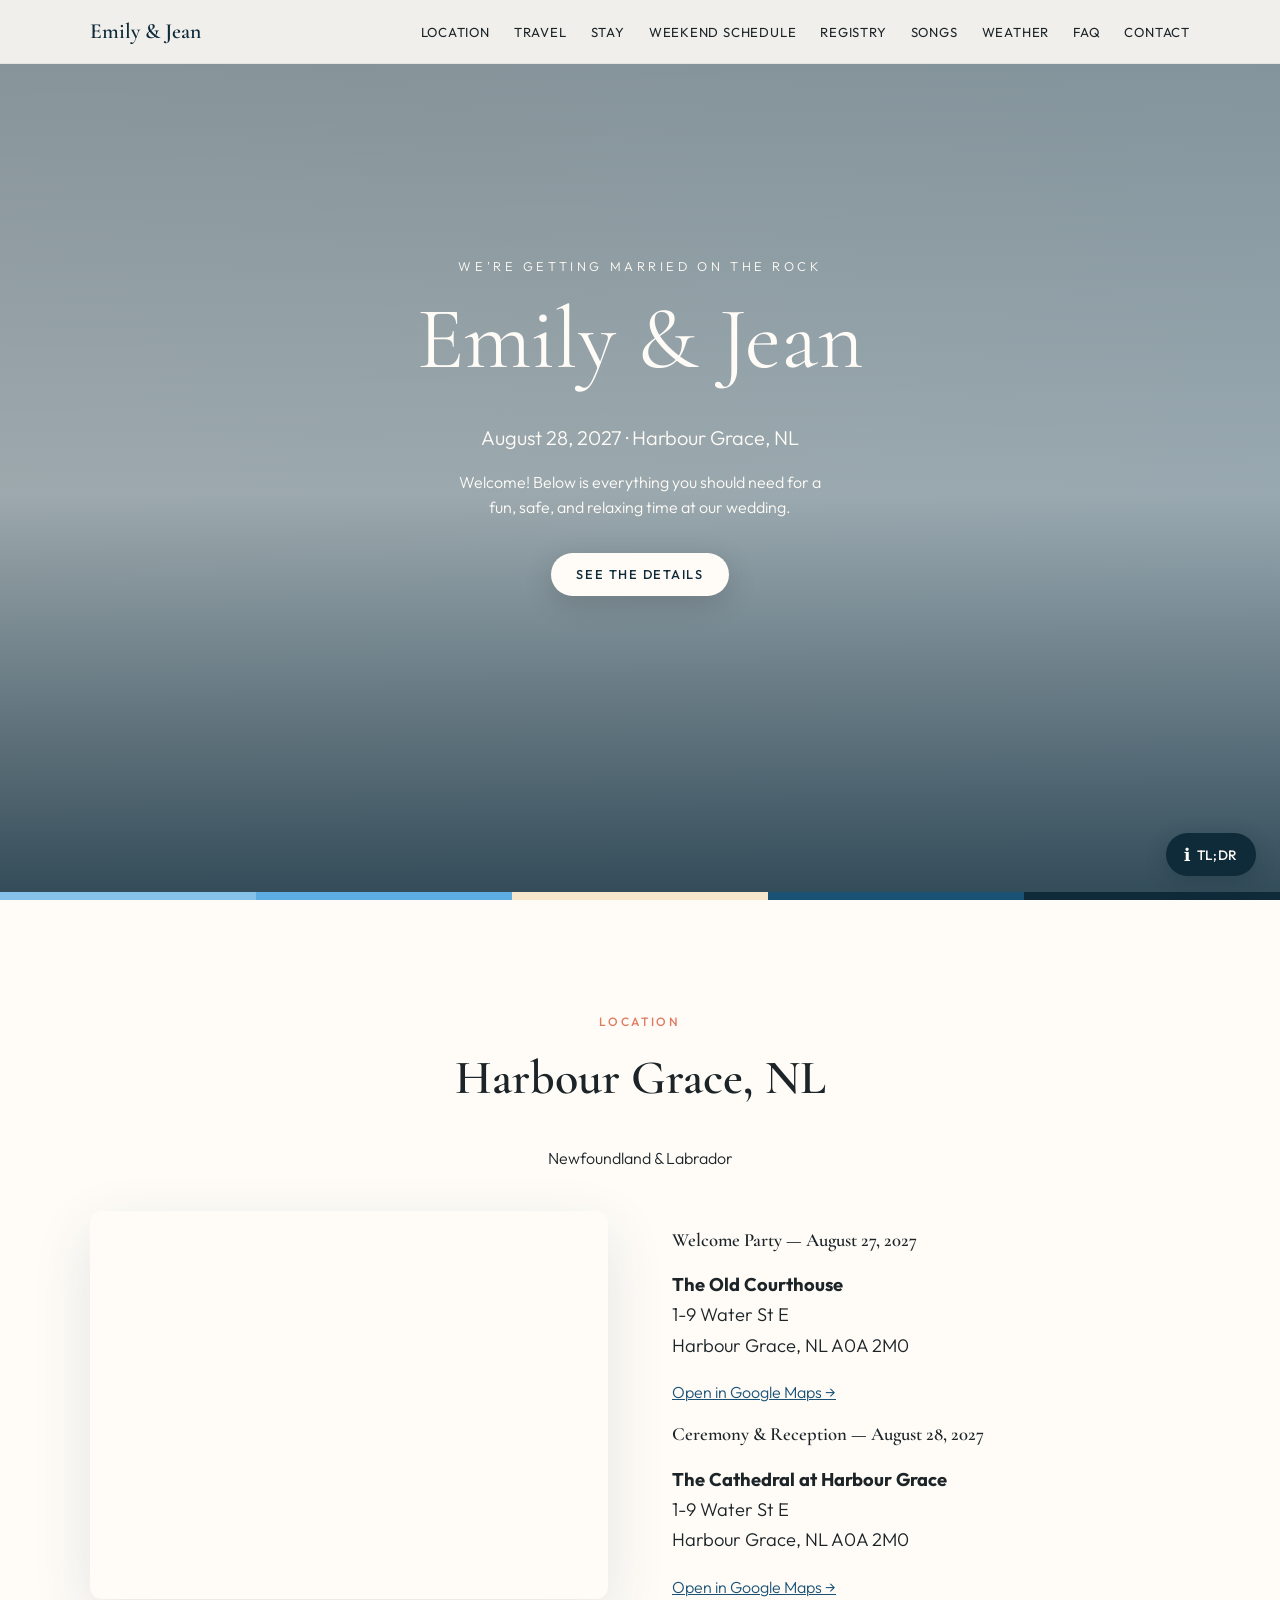
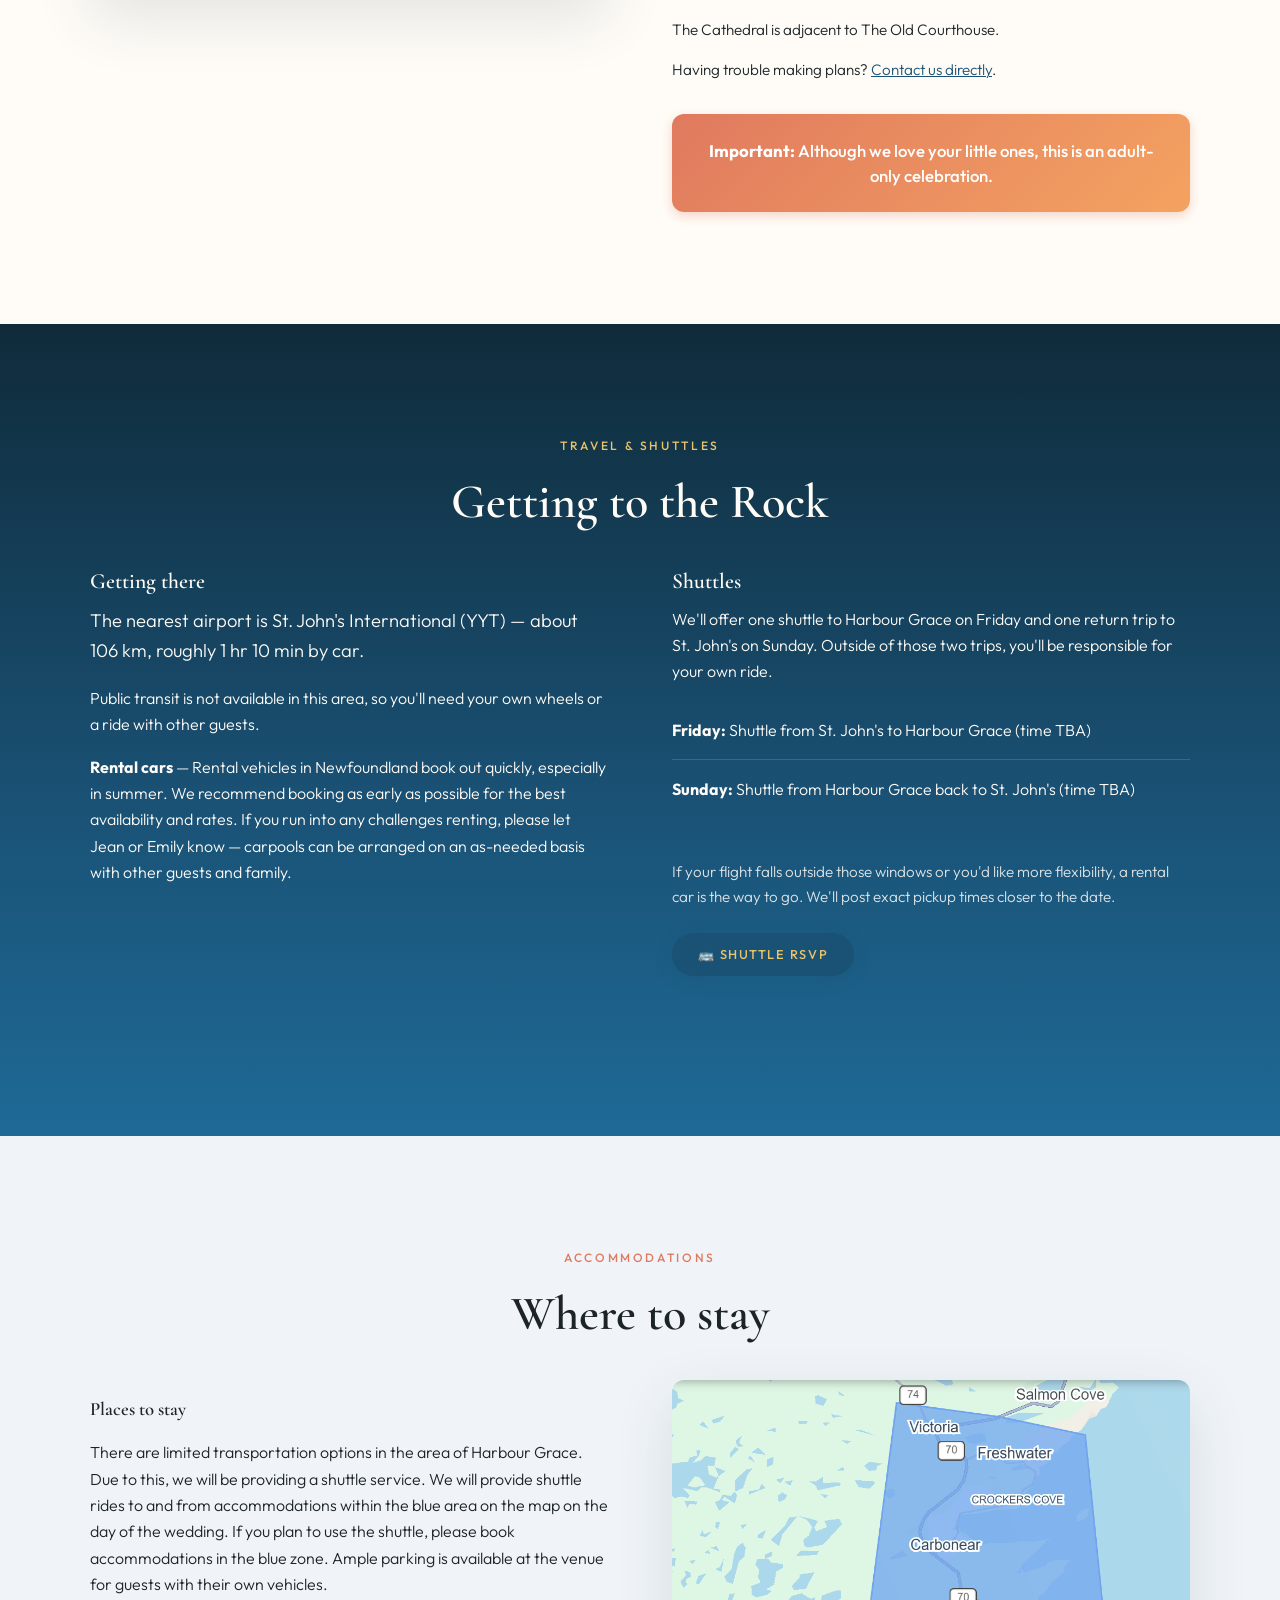
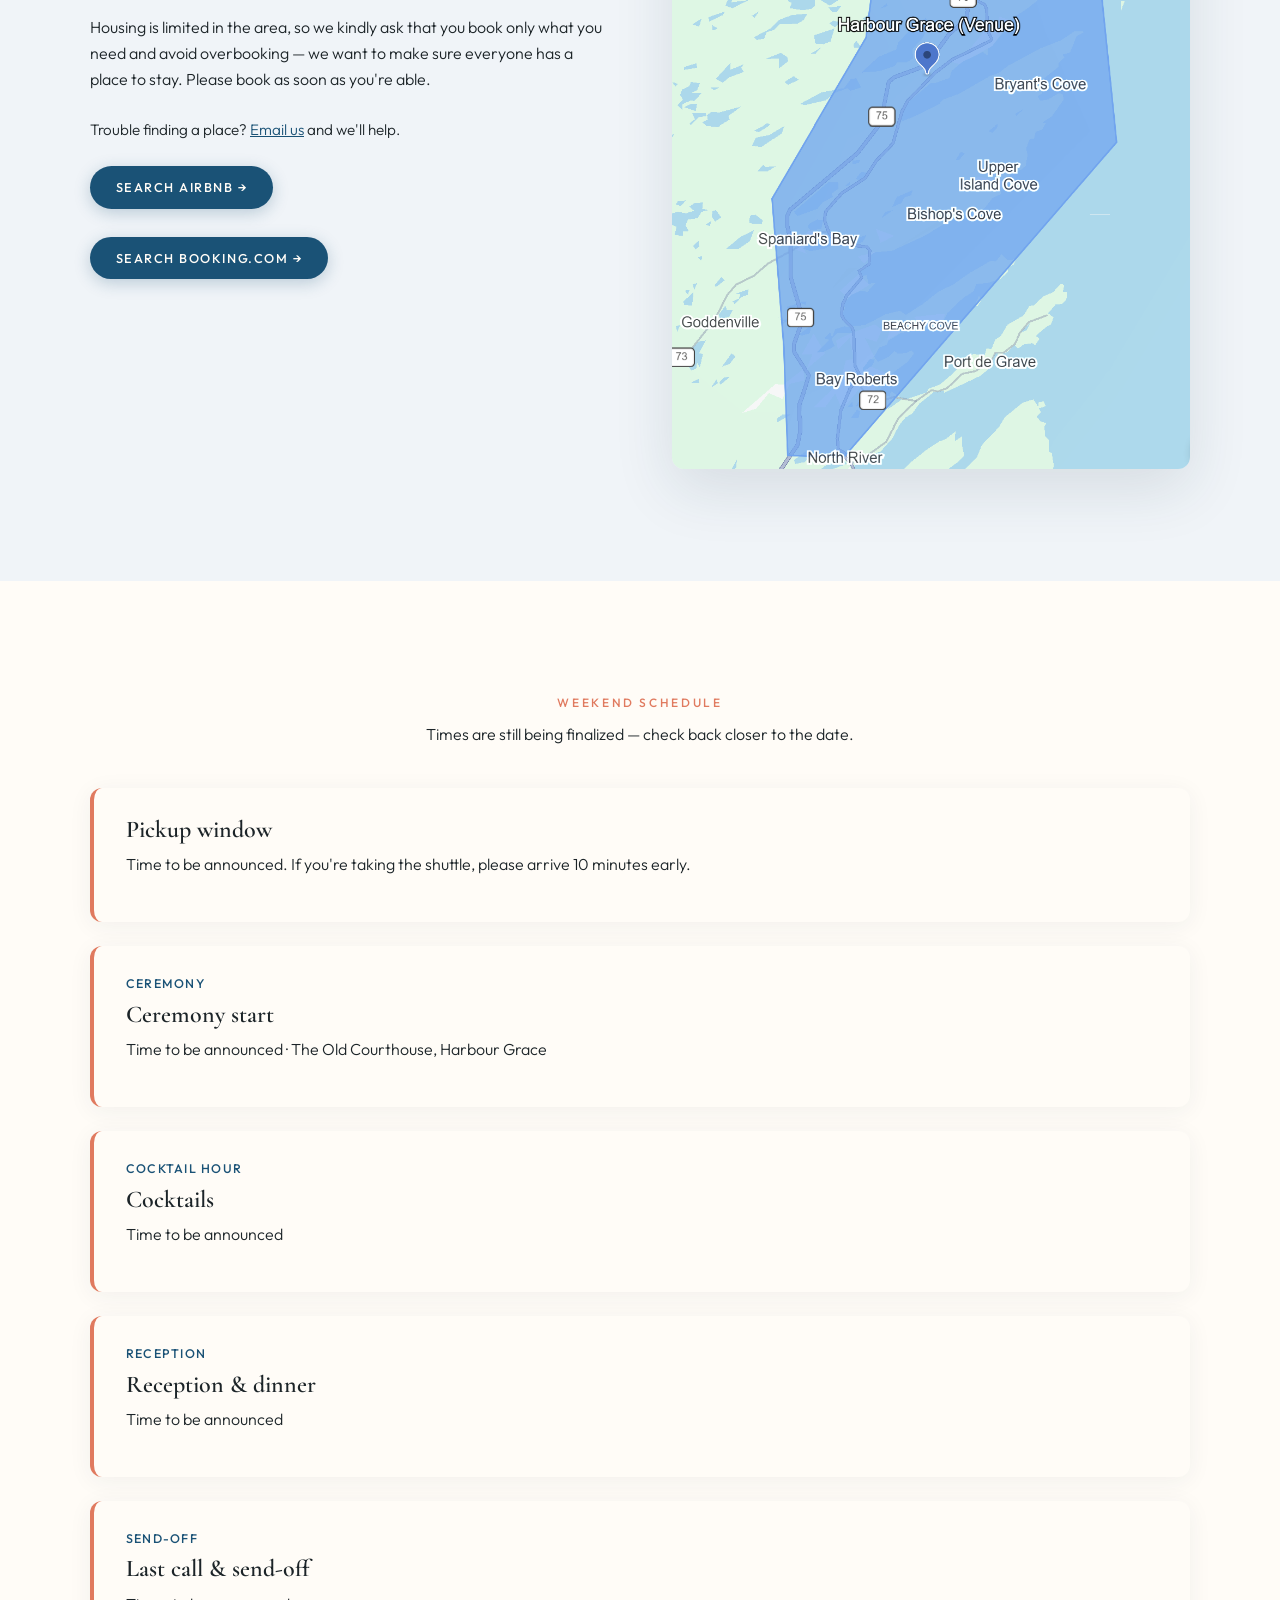
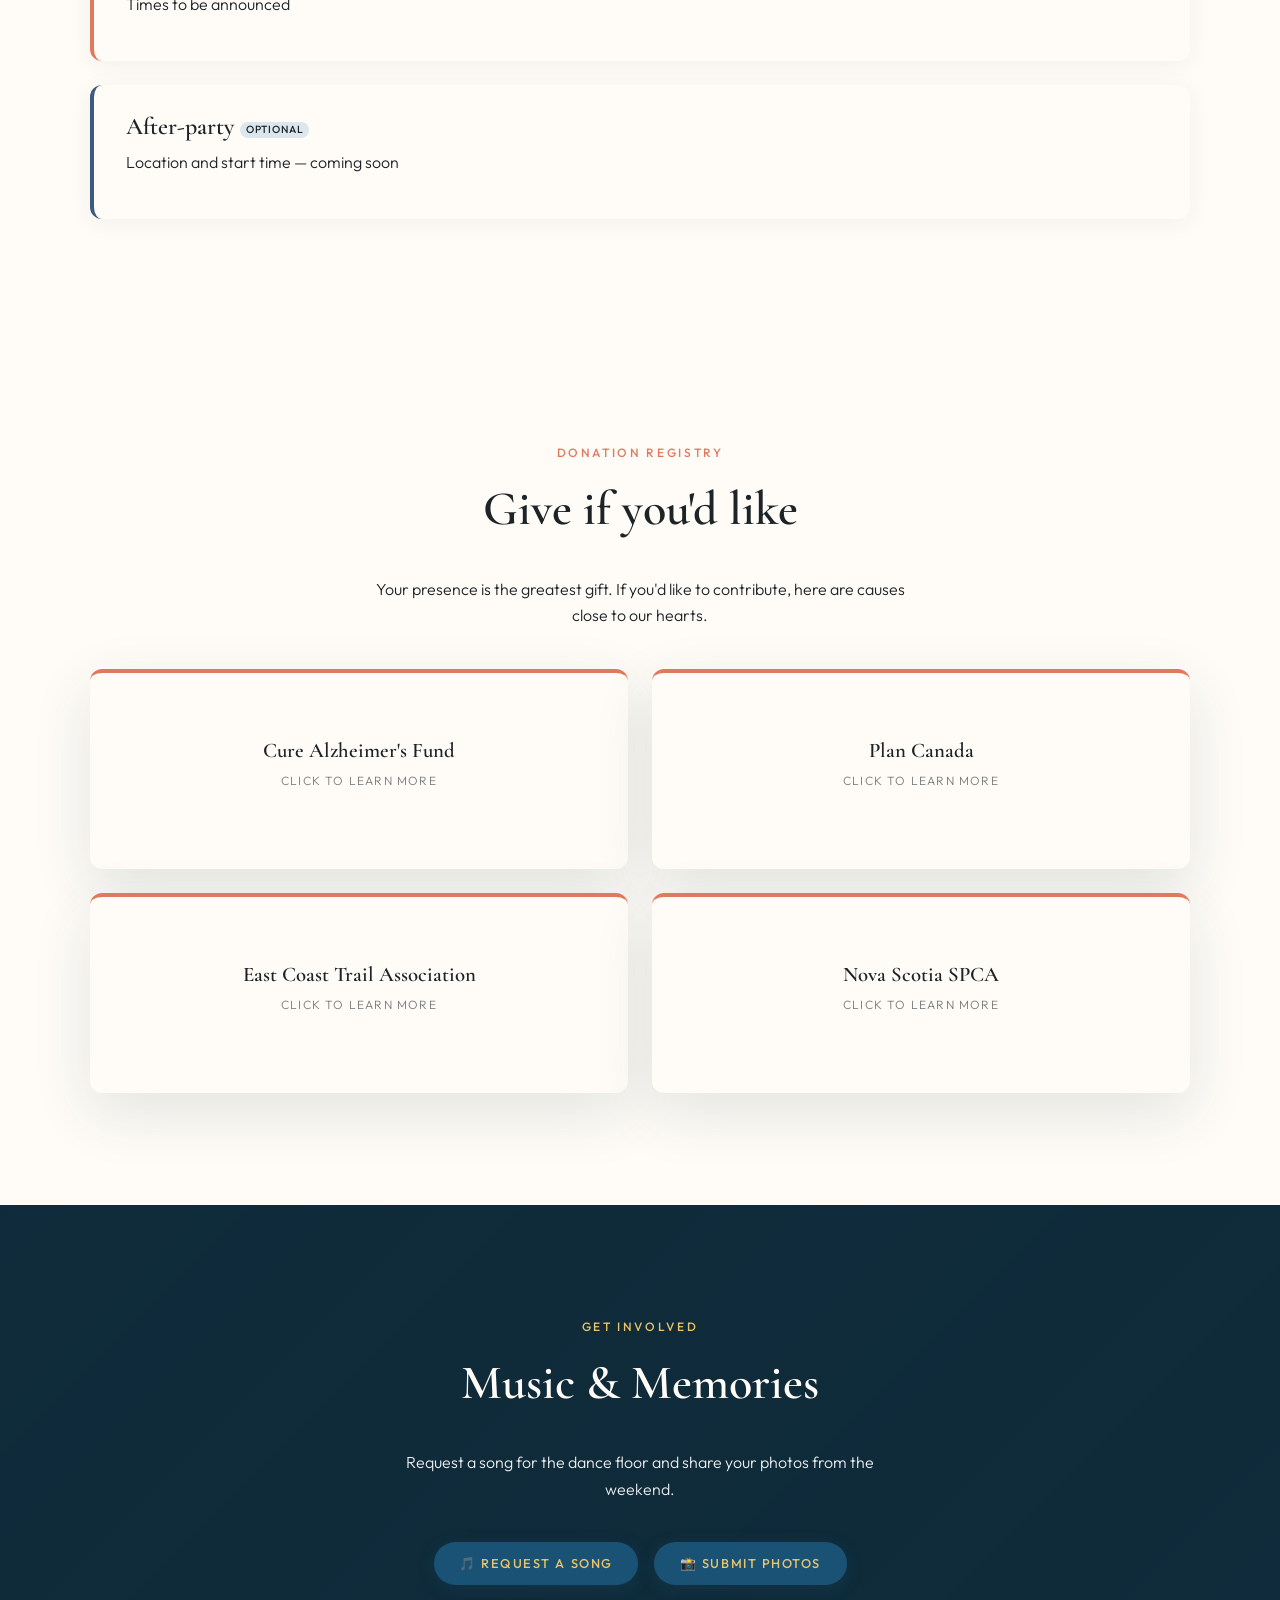
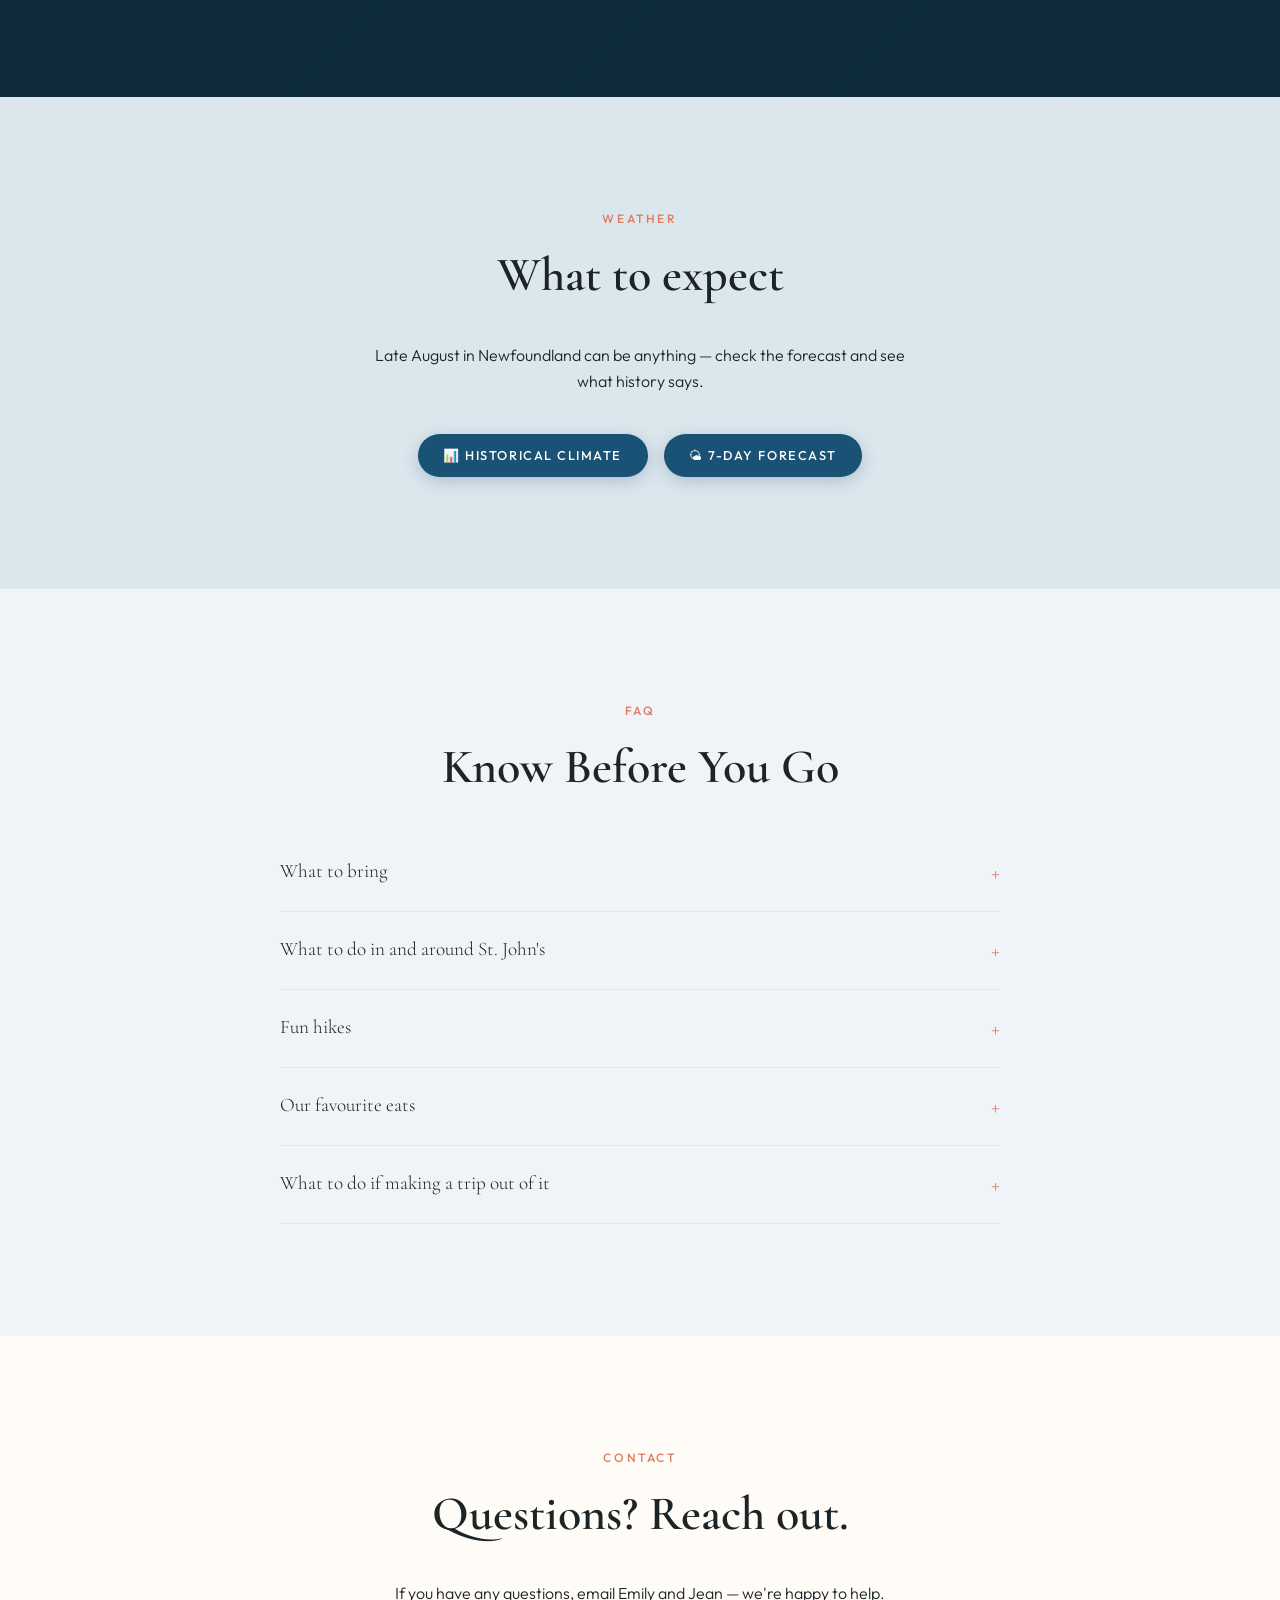
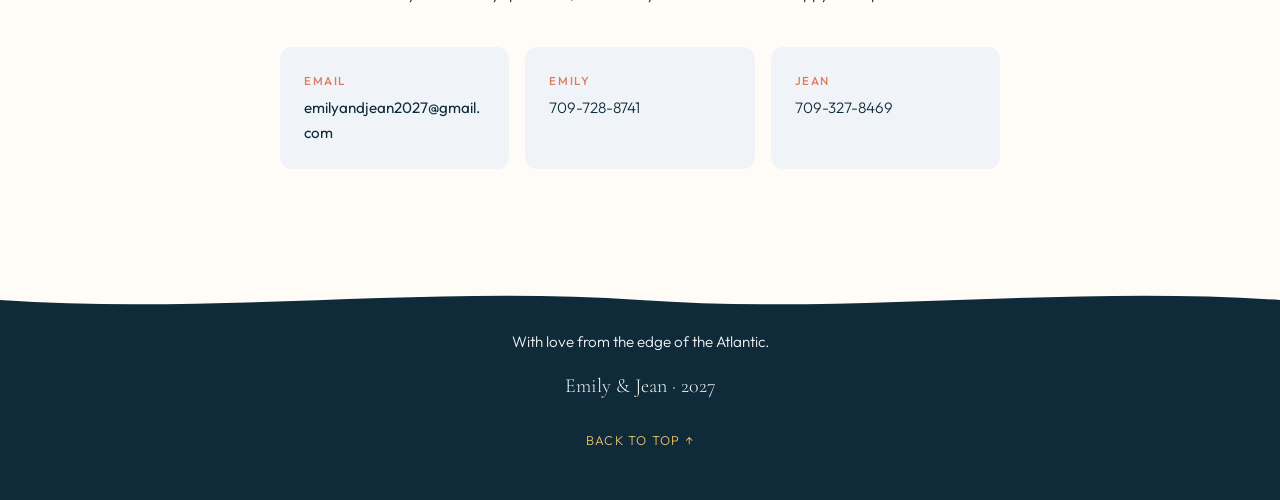
<file: index.html>
<!DOCTYPE html>
<html lang="en">
<head>
  <meta charset="UTF-8">
  <meta name="viewport" content="width=device-width, initial-scale=1.0">
  <meta name="description" content="Emily &amp; Jean are getting married in Harbour Grace, Newfoundland on August 28, 2027.">
  <title>Emily &amp; Jean · On the Rock</title>
  <link rel="preconnect" href="https://fonts.googleapis.com">
  <link rel="preconnect" href="https://fonts.gstatic.com" crossorigin>
  <link href="https://fonts.googleapis.com/css2?family=Cormorant+Garamond:ital,wght@0,400;0,600;1,400&family=Outfit:wght@300;400;500&display=swap" rel="stylesheet">
  <link rel="stylesheet" href="css/styles.css">
</head>
<body>
  <div id="loader" class="loader" aria-hidden="true">
    <div class="loader__inner">
      <img class="loader__ring" src="images/loader.gif" alt="" aria-hidden="true">
      <p class="loader__tag">Harbour Grace</p>
      <h1 class="loader__title">On the Rock</h1>
    </div>
  </div>

  <header class="site-header" id="top">
    <nav class="nav" aria-label="Main">
      <a class="nav__brand" href="#top">Emily &amp; Jean</a>
      <button class="nav__toggle" aria-expanded="false" aria-controls="nav-menu" aria-label="Open menu">
        <span></span><span></span><span></span>
      </button>
      <ul class="nav__menu" id="nav-menu">
        <li><a href="#location">Location</a></li>
        <li><a href="#travel">Travel</a></li>
        <li><a href="#accommodations">Stay</a></li>
        <li><a href="#schedule">Weekend Schedule</a></li>
        <!-- <li><a href="#weekend-schedule">Weekend Schedule</a></li> -->
        <li><a href="#registry">Registry</a></li>
        <li><a href="#uploads">Songs</a></li>
        <li><a href="#weather">Weather</a></li>
        <li><a href="#faq">FAQ</a></li>
        <li><a href="#contact">Contact</a></li>
      </ul>
    </nav>
  </header>

  <main>
    <section class="hero">
      <div class="hero__photo hero__photo--placeholder" role="img" aria-label="Newfoundland coastline at Cape Spear"></div>
      <div class="hero__overlay"></div>
      <div class="hero__content">
        <p class="hero__eyebrow">We're getting married on the Rock</p>
        <h1 class="hero__names">Emily &amp; Jean</h1>
        <p class="hero__date">August 28, 2027 · Harbour Grace, NL</p>
        <p class="hero__intro">Welcome! Below is everything you should need for a fun, safe, and relaxing time at our wedding.</p>
        <a class="btn btn--light" href="#location">See the details</a>
      </div>
      <div class="hero__colors" aria-hidden="true">
        <span></span><span></span><span></span><span></span><span></span>
      </div>
    </section>

    <section class="section" id="location">
      <div class="container">
        <p class="eyebrow eyebrow--center">Location</p>
        <h2 class="text-center">Harbour Grace, NL</h2>
        <p class="text-center subhead">Newfoundland &amp; Labrador</p>

        <div class="section__grid section__grid--split">
          <div class="map-block__embed reveal">
            <iframe
              class="map-block__frame"
              src="https://www.google.com/maps/embed?pb=!1m18!1m12!1m3!1d10763.099776584832!2d-53.270268!3d47.692905!2m3!1f0!2f0!3f0!3m2!1i1024!2i768!4f13.1!3m3!1m2!1s0x4b7d3a7a7a7a7a7a%3A0x7a7a7a7a7a7a7a7a!2s1-9%20Water%20St%20E%2C%20Harbour%20Grace%2C%20NL%20A0A%202M0!5e0!3m2!1sen!2sca!4v1"
              title="Map of 1-9 Water St E, Harbour Grace"
              loading="lazy"
              allowfullscreen>
            </iframe>
          </div>
<div class="reveal">
            <h3>Welcome Party — August 27, 2027</h3>
            <p class="lead"><strong>The Old Courthouse</strong><br>1-9 Water St E<br>Harbour Grace, NL A0A 2M0</p>
            <p><a href="https://maps.app.goo.gl/ZKSyusYWSBLQaVsh8" target="_blank" rel="noopener">Open in Google Maps →</a></p>
            <h3>Ceremony & Reception — August 28, 2027</h3>
            <p class="lead"><strong>The Cathedral at Harbour Grace</strong><br>1-9 Water St E<br>Harbour Grace, NL A0A 2M0</p>
            <p><a href="https://www.google.com/maps/search/?api=1&query=1-9+Water+St+E,+Harbour+Grace,+NL+A0A+2M0" target="_blank" rel="noopener">Open in Google Maps →</a></p>
            <p class="muted">The Cathedral is adjacent to The Old Courthouse.</p>

            <p class="muted">Having trouble making plans? <a href="#contact">Contact us directly</a>.</p>
            <div class="note-banner" style="margin-top:2rem; padding:1.5rem; background:linear-gradient(135deg, var(--sunset), var(--sunset-soft)); color:white; border-radius:var(--radius); text-align:center; font-weight:500; font-size:1.05rem; line-height:1.5; box-shadow:0 4px 12px rgba(224,122,95,0.3);">
  <strong>Important:</strong> Although we love your little ones, this is an adult-only celebration.
</div>
          </div>
        </div>
      </div>
    </section>

    <section class="section section--ocean" id="travel">
      <div class="container">
        <p class="eyebrow eyebrow--center">Travel &amp; Shuttles</p>
        <h2 class="text-center">Getting to the Rock</h2>

        <div class="section__grid section__grid--split">
          <div class="info-block reveal">
            <h3>Getting there</h3>
            <p class="lead">The nearest airport is St. John's International (YYT) — about 106 km, roughly 1 hr 10 min by car.</p>
            <p>Public transit is not available in this area, so you'll need your own wheels or a ride with other guests.</p>
            <p><strong>Rental cars</strong> — Rental vehicles in Newfoundland book out quickly, especially in summer. We recommend booking as early as possible for the best availability and rates. If you run into any challenges renting, please let Jean or Emily know — carpools can be arranged on an as-needed basis with other guests and family.</p>
          </div>

          <div class="info-block reveal">
            <h3>Shuttles</h3>
            <p>We'll offer one shuttle to Harbour Grace on Friday and one return trip to St. John's on Sunday. Outside of those two trips, you'll be responsible for your own ride.</p>
            <ul class="travel-list">
              <li><strong>Friday:</strong> Shuttle from St. John's to Harbour Grace (time TBA)</li>
              <li><strong>Sunday:</strong> Shuttle from Harbour Grace back to St. John's (time TBA)</li>
            </ul>
            <p class="muted">If your flight falls outside those windows or you'd like more flexibility, a rental car is the way to go. We'll post exact pickup times closer to the date.</p>
            <p style="margin-top:1.5rem"><a class="btn btn--weather" href="https://chill-fin-c19.notion.site/3854c963e0de80a6b567fff6775848d5?pvs=105" target="_blank">🚌 Shuttle RSVP</a></p>
          </div>
        </div>
      </div>
    </section>

    <section class="section section--mist" id="accommodations">
      <div class="container">
        <p class="eyebrow eyebrow--center">Accommodations</p>
        <h2 class="text-center">Where to stay</h2>

        <div class="section__grid section__grid--split">
          <div class="reveal">
            <h3>Places to stay</h3>
            <p>There are limited transportation options in the area of Harbour Grace. Due to this, we will be providing a shuttle service. We will provide shuttle rides to and from accommodations within the blue area on the map on the day of the wedding. If you plan to use the shuttle, please book accommodations in the blue zone. Ample parking is available at the venue for guests with their own vehicles.</p>
            <p>Housing is limited in the area, so we kindly ask that you book only what you need and avoid overbooking — we want to make sure everyone has a place to stay. Please book as soon as you're able.</p>
            <p class="muted" style="margin-top:1.5rem">Trouble finding a place? <a href="#contact">Email us</a> and we'll help.</p>
            <div style="margin-top:1.5rem;display:flex;flex-direction:column;gap:0.75rem">
              <p><a class="btn btn--weather" href="https://www.airbnb.ca/s/Harbour-Grace--NL--Canada/homes?tab_id=home_tab&refinement_paths%5B%5D=%2Fhomes&flexible_trip_lengths%5B%5D=one_week&monthly_start_date=2027-08-01&monthly_length=3&monthly_end_date=2027-11-01&date_picker_type=calendar&checkin=2027-08-27&checkout=2027-08-28&source=suburbs&search_type=search_query&region_id=6791&region_type=6&place_id=ChIJK1Fo1MF2F0sRVGQl-wYETSY&ne_lat=47.6953&ne_lng=-53.2127&sw_lat=47.6765&sw_lng=-53.2733&zoom=14&search_by=map" target="_blank">Search Airbnb →</a></p>
              <p><a class="btn btn--weather" href="https://www.booking.com/searchresults.html?ss=Harbour%20Grace%2C%20Newfoundland%2C%20Canada&checkin_year=2027&checkin_month=8&checkin_monthday=27&checkout_year=2027&checkout_month=8&checkout_monthday=28&group_adults=2&no_rooms=1&group_children=0&age_children=0&sb_price_type=total&search_type=standard&nflt=price_range" target="_blank">Search Booking.com →</a></p>
            </div>
          </div>
          <div class="reveal" style="display:flex;flex-direction:column;justify-content:center;gap:1.5rem">
            <figure style="margin:0">
              <img src="images/shuttle%20locations.png" alt="Map showing shuttle pickup and dropoff locations for nearby accommodations" loading="lazy" style="max-width:100%;height:auto;border-radius:var(--radius);box-shadow:var(--shadow)">
            </figure>
          </div>
        </div>
      </div>
    </section>

<section class="section" id="schedule">
      <div class="container">
        <p class="eyebrow eyebrow--center">Weekend Schedule</p>
        <p class="text-center subhead">Times are still being finalized — check back closer to the date.</p>

        <div class="timeline">
          <article class="timeline__item reveal">
            <h3>Pickup window</h3>
            <p>Time to be announced. If you're taking the shuttle, please arrive 10 minutes early.</p>
          </article>
          <article class="timeline__item reveal">
            <time class="timeline__when">Ceremony</time>
            <h3>Ceremony start</h3>
            <p>Time to be announced · The Old Courthouse, Harbour Grace</p>
          </article>
          <article class="timeline__item reveal">
            <time class="timeline__when">Cocktail hour</time>
            <h3>Cocktails</h3>
            <p>Time to be announced</p>
          </article>
          <article class="timeline__item reveal">
            <time class="timeline__when">Reception</time>
            <h3>Reception &amp; dinner</h3>
            <p>Time to be announced</p>
          </article>
          <article class="timeline__item reveal">
            <time class="timeline__when">Send-off</time>
            <h3>Last call &amp; send-off</h3>
            <p>Times to be announced</p>
          </article>
          <article class="timeline__item timeline__item--optional reveal">
            <h3>After-party <span class="tag">Optional</span></h3>
            <p>Location and start time — coming soon</p>
          </article>
        </div>
      </div>
    </section>

<!--
    <section class="section section--mist" id="weekend-schedule">
      <div class="container">
        <p class="eyebrow eyebrow--center">Weekend Schedule</p>
        <h2 class="text-center">Full weekend at a glance</h2>

        <div class="section__grid section__grid--split">
          <div>
            <div class="carousel reveal" id="carousel">
              <div class="carousel__track">
                <div class="carousel__slide"><img src="images/IMG_9875.JPEG" alt="Bride and groom" loading="lazy"></div>
                <div class="carousel__slide"><img src="images/IMG_9797.JPEG" alt="Bride and groom" loading="lazy"></div>
                <div class="carousel__slide"><img src="images/IMG_9612.JPEG" alt="Bride and groom" loading="lazy"></div>
                <div class="carousel__slide"><img src="images/IMG_8609.JPEG" alt="Bride and groom" loading="lazy"></div>
                <div class="carousel__slide"><img src="images/IMG_8557.JPEG" alt="Bride and groom" loading="lazy"></div>
                <div class="carousel__slide"><img src="images/IMG_7268.JPEG" alt="Bride and groom" loading="lazy"></div>
                <div class="carousel__slide"><img src="images/IMG_2703.JPEG" alt="Bride and groom" loading="lazy"></div>
                <div class="carousel__slide"><img src="images/IMG_0990.jpeg" alt="Bride and groom" loading="lazy"></div>
                <div class="carousel__slide"><img src="images/IMG_0917.JPG" alt="Bride and groom" loading="lazy"></div>
                <div class="carousel__slide"><img src="images/IMG_0631.JPEG" alt="Bride and groom" loading="lazy"></div>
                <div class="carousel__slide"><img src="images/f5f8cb9c-d186-43bf-9b7a-830ba5b8a5db.jpg" alt="Bride and groom" loading="lazy"></div>
              </div>
              <button class="carousel__btn carousel__btn--prev" aria-label="Previous photo">‹</button>
              <button class="carousel__btn carousel__btn--next" aria-label="Next photo">›</button>
              <div class="carousel__dots"></div>
            </div>
          </div>
          <div>
            <div class="info-block info-block--light reveal">
              <ul class="plain-list">
                <li><strong>Date:</strong> To be announced</li>
                <li><strong>Time:</strong> To be announced</li>
                <li><strong>Location:</strong> To be announced</li>
                <li><strong>Dress code:</strong> To be announced</li>
                <li><strong>Food & drinks:</strong> To be announced</li>
              </ul>
              <p class="muted">Questions or trouble finding the venue? <a href="#contact">Contact us</a>.</p>
            </div>
          </div>
        </div>
      </div>
    </section>
    -->

    <section class="section" id="registry">
      <div class="container">
        <p class="eyebrow eyebrow--center">Donation Registry</p>
        <h2 class="text-center">Give if you'd like</h2>
        <p class="text-center subhead">Your presence is the greatest gift. If you'd like to contribute, here are causes close to our hearts.</p>

        <div class="flip-cards">
          <div class="flip-card reveal" tabindex="0">
            <div class="flip-card__inner">
              <div class="flip-card__front">
                <h3>Cure Alzheimer's Fund</h3>
                <p class="flip-card__hint">Click to learn more</p>
              </div>
              <div class="flip-card__back">
                <p>Accelerating research to find a cure for Alzheimer's disease. Every dollar funds high-impact science.</p>
                <a class="btn btn--light" href="https://curealz.org/" target="_blank">Donate →</a>
              </div>
            </div>
          </div>

          <div class="flip-card reveal" tabindex="0">
            <div class="flip-card__inner">
              <div class="flip-card__front">
                <h3>Plan Canada</h3>
                <p class="flip-card__hint">Click to learn more</p>
              </div>
              <div class="flip-card__back">
                <p>Advancing children's rights and equality for girls around the world. Your donation creates lasting change.</p>
                <a class="btn btn--light" href="https://plancanada.ca/en-ca" target="_blank">Donate →</a>
              </div>
            </div>
          </div>

          <div class="flip-card reveal" tabindex="0">
            <div class="flip-card__inner">
              <div class="flip-card__front">
                <h3>East Coast Trail Association</h3>
                <p class="flip-card__hint">Click to learn more</p>
              </div>
              <div class="flip-card__back">
                <p>Maintaining and protecting 336 km of wilderness hiking trails along Newfoundland's Avalon Peninsula. Your gift preserves this world-class trail for future generations.</p>
                <a class="btn btn--light" href="https://eastcoasttrail.com/ways-to-give" target="_blank">Donate →</a>
              </div>
            </div>
          </div>

          <div class="flip-card reveal" tabindex="0">
            <div class="flip-card__inner">
              <div class="flip-card__front">
                <h3>Nova Scotia SPCA</h3>
                <p class="flip-card__hint">Click to learn more</p>
              </div>
              <div class="flip-card__back">
                <p>Protecting and caring for animals across Nova Scotia. Your gift provides shelter, medical care, and second chances.</p>
                <a class="btn btn--light" href="https://www.novascotiaspca.ca/how-you-can-help/donate/" target="_blank">Donate →</a>
              </div>
            </div>
          </div>
        </div>
      </div>
    </section>

    <section class="section section--uploads" id="uploads">
      <div class="section--uploads__bg"></div>
      <div class="container">
        <p class="eyebrow eyebrow--center">Get Involved</p>
        <h2 class="text-center">Music &amp; Memories</h2>
        <p class="text-center subhead">Request a song for the dance floor and share your photos from the weekend.</p>

        <div class="weather-links">
          <a class="btn btn--weather reveal" href="https://chill-fin-c19.notion.site/9f50370244dc41f0b51a8b7dd42fc88c" target="_blank">🎵 Request a Song</a>
          <a class="btn btn--weather reveal" href="https://chill-fin-c19.notion.site/3844c963e0de8051b575eb10fa07f57b" target="_blank">📸 Submit Photos</a>
        </div>
      </div>
    </section>

    <section class="section section--rsvp" id="weather">
      <div class="container container--narrow">
        <p class="eyebrow eyebrow--center">Weather</p>
        <h2 class="text-center">What to expect</h2>
        <p class="text-center subhead">Late August in Newfoundland can be anything — check the forecast and see what history says.</p>
        <div class="weather-links">
          <a class="btn btn--weather reveal" href="aug28_climate_stjohns.html" target="_blank">📊 Historical climate</a>
          <a class="btn btn--weather reveal" href="#" data-modal="forecast">🌤 7-day forecast</a>
        </div>
      </div>
    </section>

    <section class="section section--mist" id="faq">
      <div class="container container--narrow">
        <p class="eyebrow eyebrow--center">FAQ</p>
        <h2 class="text-center">Know Before You Go</h2>

        <details class="faq reveal">
          <summary>What to bring</summary>
          <p>Outerwear — it's Newfoundland, after all; hope for the best but expect rain. Comfortable shoes are also a must for exploring.</p>
        </details>

        <details class="faq reveal">
          <summary>What to do in and around St. John's</summary>
          <p>Details coming soon — we'll share our top spots for exploring the city.</p>
        </details>

        <details class="faq reveal">
          <summary>Fun hikes</summary>
          <p>Details coming soon — Newfoundland has some incredible trails.</p>
        </details>

        <details class="faq reveal">
          <summary>Our favourite eats</summary>
          <p>Details coming soon — we'll share the restaurants and spots we love.</p>
        </details>

        <details class="faq reveal">
          <summary>What to do if making a trip out of it</summary>
          <p>Details coming soon — tips for extending your stay and exploring more of the island.</p>
        </details>
      </div>
    </section>

    <section class="section" id="contact">
      <div class="container container--narrow">
        <p class="eyebrow eyebrow--center">Contact</p>
        <h2 class="text-center">Questions? Reach out.</h2>
        <p class="text-center subhead">If you have any questions, email Emily and Jean — we're happy to help.</p>

        <div class="contact-grid">
          <a class="contact-card reveal" href="mailto:emilyandjean2027@gmail.com">
            <span class="contact-card__label">Email</span>
            <span class="contact-card__value">emilyandjean2027@gmail.com</span>
          </a>
          <div class="contact-card reveal">
            <span class="contact-card__label">Emily</span>
            <a class="contact-card__value" href="tel:+17097288741">709-728-8741</a>
          </div>
          <div class="contact-card reveal">
            <span class="contact-card__label">Jean</span>
            <a class="contact-card__value" href="tel:+17093278469">709-327-8469</a>
          </div>
        </div>
      </div>
    </section>
  </main>

  <aside class="tldr" id="tldr">
    <button class="tldr__toggle" id="tldr-toggle" aria-label="Toggle TL;DR">
      <span class="tldr__icon">ℹ</span>
      <span class="tldr__label">TL;DR</span>
    </button>
    <div class="tldr__panel" id="tldr-panel">
      <div class="tldr__head">
        <strong>Quick summary</strong>
        <button class="tldr__close" id="tldr-close" aria-label="Close">&times;</button>
      </div>
      <div class="tldr__body">
        <div class="tldr__item">
          <span class="tldr__dot" style="background:var(--sunset)"></span>
          <div><strong>Event dates</strong><br>August 27–29, 2027</div>
        </div>
        <div class="tldr__item">
          <span class="tldr__dot" style="background:var(--ocean-light)"></span>
          <div><strong>Location</strong><br>1-9 Water St E, Harbour Grace, NL</div>
        </div>
        <div class="tldr__item">
          <span class="tldr__dot" style="background:var(--gold)"></span>
          <div><strong>Shuttle RSVP</strong><br><a href="https://chill-fin-c19.notion.site/3854c963e0de80a6b567fff6775848d5?pvs=105" target="_blank">Sign up for the shuttle →</a></div>
        </div>
<div class="tldr__item">
          <span class="tldr__dot" style="background:var(--jelly-4)"></span>
          <div><strong>Book early</strong><br>Accommodations & rental cars book out quickly — reserve as soon as you can.</div>
        </div>
        <div class="tldr__item">
          <span class="tldr__dot" style="background:var(--sunset)"></span>
          <div><strong>Adults only</strong><br>Although we love your little ones, this is an adult-only celebration.</div>
        </div>
      </div>
    </div>
  </aside>

  <!-- Modals -->
  <div class="modal-overlay" id="modal-forecast">
    <div class="modal">
      <div class="modal__header">
        <span class="modal__title">Harbour Grace weather forecast</span>
        <button class="modal__close" data-close="modal-forecast" aria-label="Close">&times;</button>
      </div>
      <div class="modal__body modal__body--forecast">
        <iframe src="https://weather.gc.ca/en/location/index.html?coords=47.691,-53.227" title="Harbour Grace weather forecast"></iframe>
      </div>
    </div>
  </div>

  <footer class="footer">
    <svg class="footer__wave" viewBox="0 0 1440 80" preserveAspectRatio="none" aria-hidden="true">
      <path d="M0,40 C240,70 480,10 720,40 C960,70 1200,10 1440,40 L1440,0 L0,0 Z"/>
    </svg>
    <p>With love from the edge of the Atlantic.</p>
    <p class="footer__names">Emily &amp; Jean · 2027</p>
    <a class="footer__top" href="#top">Back to top ↑</a>
  </footer>

  <script src="js/main.js"></script>
</body>
</html>
</file>
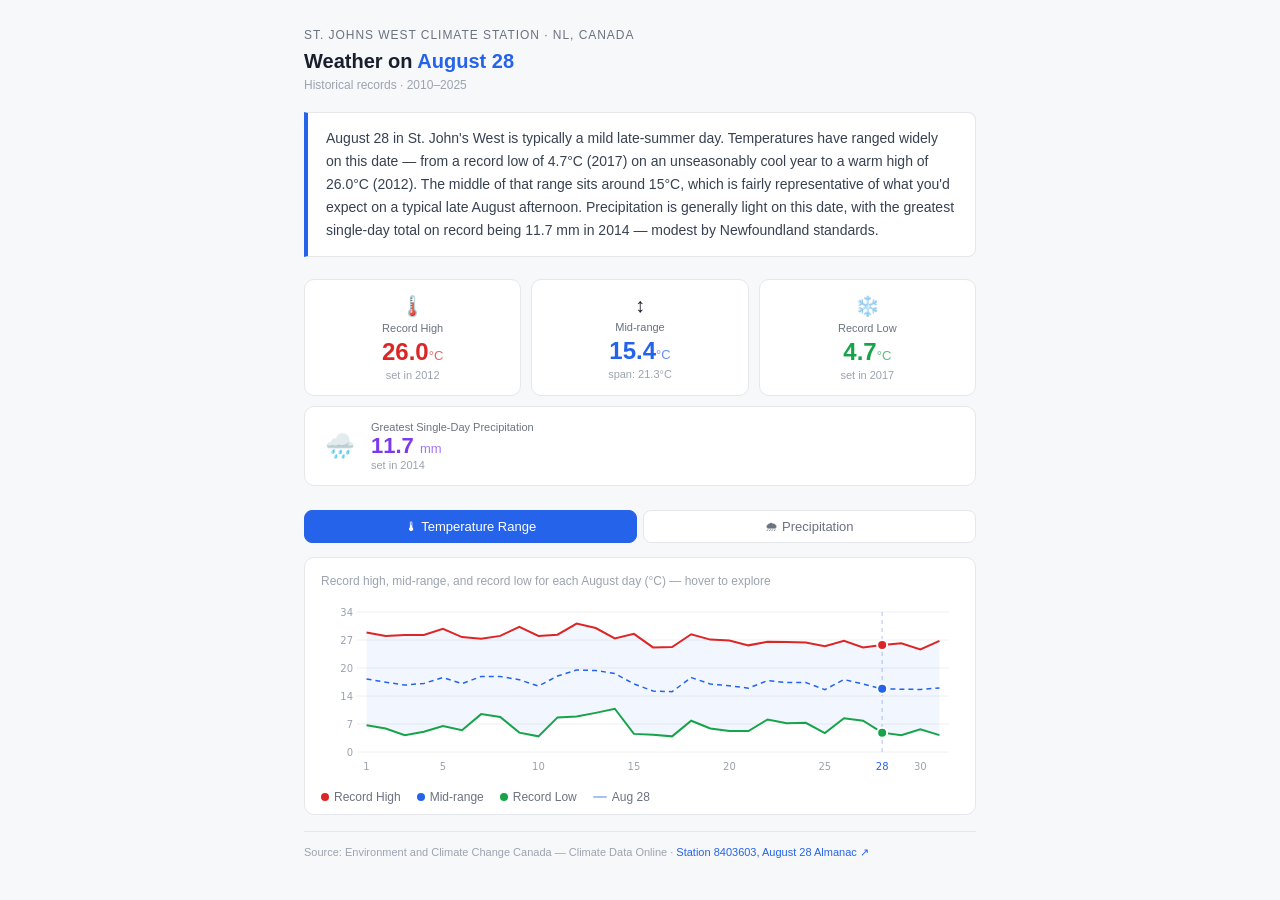
<file: aug28_climate_stjohns.html>
<!DOCTYPE html>
<html lang="en">
<head>
<meta charset="UTF-8">
<meta name="viewport" content="width=device-width, initial-scale=1.0">
<title>August 28 Climate — St. Johns West</title>
<style>
  * { box-sizing: border-box; margin: 0; padding: 0; }
  body {
    background: #f7f8fa;
    color: #1a1f2e;
    font-family: -apple-system, BlinkMacSystemFont, 'Segoe UI', sans-serif;
    padding: 28px 24px 32px;
    max-width: 720px;
    margin: 0 auto;
  }

  /* Header */
  .header { margin-bottom: 20px; }
  .location {
    font-size: 12px;
    color: #6b7280;
    text-transform: uppercase;
    letter-spacing: 0.08em;
    margin-bottom: 6px;
  }
  h1 { font-size: 20px; font-weight: 700; color: #1a1f2e; line-height: 1.3; }
  h1 span { color: #2563eb; }
  .period { font-size: 12px; color: #9ca3af; margin-top: 4px; }

  /* Description */
  .description {
    background: #fff;
    border: 1px solid #e5e7eb;
    border-left: 4px solid #2563eb;
    border-radius: 0 8px 8px 0;
    padding: 14px 18px;
    font-size: 14px;
    line-height: 1.65;
    color: #374151;
    margin-bottom: 22px;
  }

  /* Stat cards */
  .stat-row {
    display: grid;
    grid-template-columns: repeat(3, 1fr);
    gap: 10px;
    margin-bottom: 24px;
  }
  .stat-card {
    background: #fff;
    border: 1px solid #e5e7eb;
    border-radius: 10px;
    padding: 14px 16px;
    text-align: center;
  }
  .stat-icon { font-size: 20px; margin-bottom: 4px; }
  .stat-label { font-size: 11px; color: #6b7280; margin-bottom: 6px; font-weight: 500; }
  .stat-value { font-size: 24px; font-weight: 700; line-height: 1; }
  .stat-value.hot  { color: #dc2626; }
  .stat-value.mid  { color: #2563eb; }
  .stat-value.cold { color: #16a34a; }
  .stat-value.rain { color: #7c3aed; }
  .stat-unit { font-size: 13px; font-weight: 400; opacity: 0.7; }
  .stat-meta { font-size: 11px; color: #9ca3af; margin-top: 5px; }

  /* Precip card full-width */
  .stat-row-2 {
    display: grid;
    grid-template-columns: 1fr;
    gap: 10px;
    margin-bottom: 24px;
    margin-top: -14px;
  }
  .stat-card-wide {
    background: #fff;
    border: 1px solid #e5e7eb;
    border-radius: 10px;
    padding: 14px 20px;
    display: flex;
    align-items: center;
    gap: 16px;
  }
  .stat-card-wide .stat-icon { font-size: 24px; margin: 0; }
  .stat-card-wide .stat-label { text-align: left; margin-bottom: 2px; }
  .stat-card-wide .stat-value { font-size: 22px; }
  .stat-card-wide .stat-meta { margin-top: 2px; }

  /* Chart tabs */
  .tabs {
    display: flex;
    gap: 6px;
    margin-bottom: 14px;
  }
  .tab {
    flex: 1;
    padding: 8px 12px;
    font-size: 13px;
    font-weight: 500;
    border: 1px solid #e5e7eb;
    border-radius: 8px;
    background: #fff;
    color: #6b7280;
    cursor: pointer;
    text-align: center;
    transition: all 0.15s;
    user-select: none;
  }
  .tab:hover { border-color: #93c5fd; color: #2563eb; }
  .tab.active { background: #2563eb; color: #fff; border-color: #2563eb; }

  /* Chart */
  .chart-card {
    background: #fff;
    border: 1px solid #e5e7eb;
    border-radius: 10px;
    padding: 16px 16px 10px;
    margin-bottom: 16px;
  }
  .chart-subtitle {
    font-size: 12px;
    color: #9ca3af;
    margin-bottom: 12px;
    font-weight: 500;
  }
  .chart-wrap {
    position: relative;
    height: 180px;
    cursor: crosshair;
  }
  canvas { display: block; }

  /* Legend */
  .legend {
    display: flex;
    gap: 16px;
    flex-wrap: wrap;
    margin-top: 10px;
  }
  .legend-item { display: flex; align-items: center; gap: 5px; font-size: 12px; color: #6b7280; }
  .leg-dot { width: 8px; height: 8px; border-radius: 50%; flex-shrink: 0; }
  .leg-line { width: 14px; height: 2px; border-radius: 1px; flex-shrink: 0; }

  /* Tooltip */
  .tooltip {
    position: absolute;
    background: #1f2937;
    border-radius: 8px;
    padding: 10px 14px;
    font-size: 12px;
    color: #f9fafb;
    pointer-events: none;
    white-space: nowrap;
    opacity: 0;
    transition: opacity 0.1s;
    z-index: 10;
    line-height: 1.8;
  }
  .tooltip.visible { opacity: 1; }
  .tt-day  { font-weight: 600; color: #93c5fd; margin-bottom: 2px; }
  .tt-hi   { color: #fca5a5; }
  .tt-lo   { color: #86efac; }
  .tt-mid  { color: #93c5fd; }
  .tt-pr   { color: #c4b5fd; }
  .tt-dim  { color: #9ca3af; font-size: 11px; }

  /* Source */
  .source {
    font-size: 11px;
    color: #9ca3af;
    line-height: 1.6;
    border-top: 1px solid #e5e7eb;
    padding-top: 12px;
  }
  .source a { color: #2563eb; text-decoration: none; }
  .source a:hover { text-decoration: underline; }
</style>
</head>
<body>

<div class="header">
  <div class="location">St. Johns West Climate Station · NL, Canada</div>
  <h1>Weather on <span>August 28</span></h1>
  <div class="period">Historical records · 2010–2025</div>
</div>

<div class="description">
  August 28 in St. John's West is typically a mild late-summer day. Temperatures have ranged widely on this date — from a record low of 4.7°C (2017) on an unseasonably cool year to a warm high of 26.0°C (2012). The middle of that range sits around 15°C, which is fairly representative of what you'd expect on a typical late August afternoon. Precipitation is generally light on this date, with the greatest single-day total on record being 11.7 mm in 2014 — modest by Newfoundland standards.
</div>

<!-- Temp stats -->
<div class="stat-row">
  <div class="stat-card">
    <div class="stat-icon">🌡️</div>
    <div class="stat-label">Record High</div>
    <div class="stat-value hot">26.0<span class="stat-unit">°C</span></div>
    <div class="stat-meta">set in 2012</div>
  </div>
  <div class="stat-card">
    <div class="stat-icon">↕️</div>
    <div class="stat-label">Mid-range</div>
    <div class="stat-value mid">15.4<span class="stat-unit">°C</span></div>
    <div class="stat-meta">span: 21.3°C</div>
  </div>
  <div class="stat-card">
    <div class="stat-icon">❄️</div>
    <div class="stat-label">Record Low</div>
    <div class="stat-value cold">4.7<span class="stat-unit">°C</span></div>
    <div class="stat-meta">set in 2017</div>
  </div>
</div>

<!-- Precip stat -->
<div class="stat-row-2">
  <div class="stat-card-wide">
    <div class="stat-icon">🌧️</div>
    <div>
      <div class="stat-label">Greatest Single-Day Precipitation</div>
      <div class="stat-value rain">11.7 <span class="stat-unit">mm</span></div>
      <div class="stat-meta">set in 2014</div>
    </div>
  </div>
</div>

<!-- Tabs -->
<div class="tabs">
  <div class="tab active" id="tab-temp" onclick="showTab('temp')">🌡 Temperature Range</div>
  <div class="tab" id="tab-precip" onclick="showTab('precip')">🌧 Precipitation</div>
</div>

<!-- Chart -->
<div class="chart-card">
  <div class="chart-subtitle" id="chart-subtitle">Record high, mid-range, and record low for each August day (°C) — hover to explore</div>
  <div class="chart-wrap" id="chart-wrap">
    <canvas id="mainChart"></canvas>
    <div class="tooltip" id="tooltip"></div>
  </div>
  <div class="legend" id="legend-temp">
    <div class="legend-item"><div class="leg-dot" style="background:#dc2626"></div>Record High</div>
    <div class="legend-item"><div class="leg-dot" style="background:#2563eb"></div>Mid-range</div>
    <div class="legend-item"><div class="leg-dot" style="background:#16a34a"></div>Record Low</div>
    <div class="legend-item"><div class="leg-line" style="background:#2563eb;opacity:0.4;border-top:2px dashed #2563eb;height:0;"></div>Aug 28</div>
  </div>
  <div class="legend" id="legend-precip" style="display:none">
    <div class="legend-item"><div class="leg-dot" style="background:#7c3aed"></div>Greatest precipitation (mm)</div>
    <div class="legend-item"><div class="leg-dot" style="background:#7c3aed;opacity:1;box-shadow:0 0 0 2px #7c3aed"></div>Aug 28 highlighted</div>
  </div>
</div>

<div class="source">
  Source: Environment and Climate Change Canada — Climate Data Online ·
  <a href="https://climate.weather.gc.ca/climate_data/almanac_e.html?climate_id=8403603&period=1&searchMethod=contains&txtStationName=st+johns+west&month=8&day=28" target="_blank">
    Station 8403603, August 28 Almanac ↗
  </a>
</div>

<script>
const data = [
  {day:1,  hi:29.0,hiY:'2024',lo:6.5, loY:'2011',pr:4.4, prY:'2015'},
  {day:2,  hi:28.2,hiY:'2022',lo:5.7, loY:'2011',pr:1.3, prY:'2024'},
  {day:3,  hi:28.4,hiY:'2020',lo:4.1, loY:'2016',pr:10.6,prY:'2018'},
  {day:4,  hi:28.4,hiY:'2012',lo:4.9, loY:'2016',pr:14.5,prY:'2013'},
  {day:5,  hi:29.9,hiY:'2022',lo:6.3, loY:'2025',pr:20.5,prY:'2011'},
  {day:6,  hi:27.9,hiY:'2020',lo:5.3, loY:'2025',pr:37.9,prY:'2011'},
  {day:7,  hi:27.5,hiY:'2022',lo:9.2, loY:'2011',pr:52.3,prY:'2016'},
  {day:8,  hi:28.2,hiY:'2012',lo:8.5, loY:'2011',pr:40.9,prY:'2014'},
  {day:9,  hi:30.4,hiY:'2025',lo:4.7, loY:'2021',pr:38.8,prY:'2022'},
  {day:10, hi:28.2,hiY:'2020',lo:3.8, loY:'2021',pr:19.4,prY:'2013'},
  {day:11, hi:28.5,hiY:'2025',lo:8.4, loY:'2011',pr:15.0,prY:'2014'},
  {day:12, hi:31.2,hiY:'2025',lo:8.6, loY:'2015',pr:8.2, prY:'2022'},
  {day:13, hi:30.1,hiY:'2025',lo:9.5, loY:'2016',pr:24.8,prY:'2017'},
  {day:14, hi:27.6,hiY:'2018',lo:10.5,loY:'2016',pr:15.7,prY:'2013'},
  {day:15, hi:28.7,hiY:'2025',lo:4.4, loY:'2020',pr:27.9,prY:'2018'},
  {day:16, hi:25.4,hiY:'2015',lo:4.2, loY:'2020',pr:20.7,prY:'2011'},
  {day:17, hi:25.5,hiY:'2020',lo:3.8, loY:'2025',pr:21.1,prY:'2022'},
  {day:18, hi:28.6,hiY:'2021',lo:7.6, loY:'2019',pr:10.2,prY:'2014'},
  {day:19, hi:27.3,hiY:'2021',lo:5.7, loY:'2017',pr:52.3,prY:'2024'},
  {day:20, hi:27.1,hiY:'2024',lo:5.1, loY:'2013',pr:37.8,prY:'2021'},
  {day:21, hi:25.9,hiY:'2019',lo:5.1, loY:'2013',pr:5.0, prY:'2014'},
  {day:22, hi:26.8,hiY:'2015',lo:7.9, loY:'2025',pr:16.2,prY:'2019'},
  {day:23, hi:26.7,hiY:'2018',lo:7.0, loY:'2025',pr:13.6,prY:'2016'},
  {day:24, hi:26.6,hiY:'2017',lo:7.1, loY:'2019',pr:16.3,prY:'2020'},
  {day:25, hi:25.7,hiY:'2018',lo:4.6, loY:'2019',pr:14.0,prY:'2017'},
  {day:26, hi:27.0,hiY:'2024',lo:8.2, loY:'2023',pr:41.7,prY:'2020'},
  {day:27, hi:25.4,hiY:'2012',lo:7.6, loY:'2023',pr:7.9, prY:'2016'},
  {day:28, hi:26.0,hiY:'2012',lo:4.7, loY:'2017',pr:11.7,prY:'2014'},
  {day:29, hi:26.4,hiY:'2011',lo:4.1, loY:'2017',pr:8.1, prY:'2014'},
  {day:30, hi:24.9,hiY:'2022',lo:5.5, loY:'2014',pr:36.9,prY:'2020'},
  {day:31, hi:27.0,hiY:'2022',lo:4.1, loY:'2013',pr:33.5,prY:'2023'},
];

let activeTab = 'temp';
const canvas  = document.getElementById('mainChart');
const tip     = document.getElementById('tooltip');
const wrap    = document.getElementById('chart-wrap');

function L() {
  const W=wrap.clientWidth, H=wrap.clientHeight;
  const pL=36,pR=10,pT=12,pB=28;
  const plotW=W-pL-pR, plotH=H-pT-pB;
  return {W,H,pL,pR,pT,pB,plotW,plotH,n:data.length,slotW:plotW/data.length};
}

function resize(){
  canvas.width=wrap.clientWidth;
  canvas.height=wrap.clientHeight;
  draw();
}

function yS(v,mn,mx,pH,pT){ return pT+pH-((v-mn)/(mx-mn))*pH; }

function draw(){
  const ctx=canvas.getContext('2d');
  ctx.clearRect(0,0,canvas.width,canvas.height);
  activeTab==='temp'?drawTemp(ctx):drawPrecip(ctx);
}

function drawGrid(ctx,mn,mx,steps,l){
  for(let i=0;i<=steps;i++){
    const v=mn+(mx-mn)*(i/steps);
    const y=l.pT+l.plotH-(i/steps)*l.plotH;
    ctx.strokeStyle='#f0f0f0'; ctx.lineWidth=1;
    ctx.beginPath(); ctx.moveTo(l.pL,y); ctx.lineTo(l.W-l.pR,y); ctx.stroke();
    ctx.fillStyle='#9ca3af'; ctx.font='10px system-ui'; ctx.textAlign='right';
    ctx.fillText(Math.round(v),l.pL-4,y+3.5);
  }
}

function drawDayLabels(ctx,l){
  ctx.fillStyle='#9ca3af'; ctx.font='10px system-ui'; ctx.textAlign='center';
  const y=l.pT+l.plotH+18;
  data.forEach((d,i)=>{
    if(d.day===1||d.day%5===0||d.day===28){
      const x=l.pL+i*l.slotW+l.slotW/2;
      ctx.fillStyle=d.day===28?'#2563eb':'#9ca3af';
      ctx.fillText(d.day,x,y);
    }
  });
}

function draw28line(ctx,l){
  const x=l.pL+27*l.slotW+l.slotW/2;
  ctx.save();
  ctx.strokeStyle='#2563eb'; ctx.globalAlpha=0.25; ctx.lineWidth=1.5; ctx.setLineDash([4,4]);
  ctx.beginPath(); ctx.moveTo(x,l.pT); ctx.lineTo(x,l.pT+l.plotH); ctx.stroke();
  ctx.restore();
}

function drawTemp(ctx){
  const l=L(), mn=0, mx=34;
  drawGrid(ctx,mn,mx,5,l);
  drawDayLabels(ctx,l);

  // Band fill
  ctx.beginPath();
  data.forEach((d,i)=>{
    const x=l.pL+i*l.slotW+l.slotW/2, y=yS(d.hi,mn,mx,l.plotH,l.pT);
    i===0?ctx.moveTo(x,y):ctx.lineTo(x,y);
  });
  for(let i=data.length-1;i>=0;i--){
    ctx.lineTo(l.pL+i*l.slotW+l.slotW/2,yS(data[i].lo,mn,mx,l.plotH,l.pT));
  }
  ctx.closePath(); ctx.fillStyle='rgba(37,99,235,0.06)'; ctx.fill();

  // High line
  ctx.beginPath(); ctx.strokeStyle='#dc2626'; ctx.lineWidth=2;
  data.forEach((d,i)=>{ const x=l.pL+i*l.slotW+l.slotW/2; i===0?ctx.moveTo(x,yS(d.hi,mn,mx,l.plotH,l.pT)):ctx.lineTo(x,yS(d.hi,mn,mx,l.plotH,l.pT)); }); ctx.stroke();

  // Low line
  ctx.beginPath(); ctx.strokeStyle='#16a34a'; ctx.lineWidth=2;
  data.forEach((d,i)=>{ const x=l.pL+i*l.slotW+l.slotW/2; i===0?ctx.moveTo(x,yS(d.lo,mn,mx,l.plotH,l.pT)):ctx.lineTo(x,yS(d.lo,mn,mx,l.plotH,l.pT)); }); ctx.stroke();

  // Mid dashed
  ctx.beginPath(); ctx.strokeStyle='#2563eb'; ctx.lineWidth=1.5; ctx.setLineDash([5,4]);
  data.forEach((d,i)=>{ const x=l.pL+i*l.slotW+l.slotW/2; const y=yS((d.hi+d.lo)/2,mn,mx,l.plotH,l.pT); i===0?ctx.moveTo(x,y):ctx.lineTo(x,y); });
  ctx.stroke(); ctx.setLineDash([]);

  draw28line(ctx,l);

  // Aug 28 dots
  const d28=data[27], x28=l.pL+27*l.slotW+l.slotW/2;
  [[d28.hi,'#dc2626'],[(d28.hi+d28.lo)/2,'#2563eb'],[d28.lo,'#16a34a']].forEach(([v,c])=>{
    const y=yS(v,mn,mx,l.plotH,l.pT);
    ctx.beginPath(); ctx.arc(x28,y,5,0,Math.PI*2);
    ctx.fillStyle=c; ctx.fill();
    ctx.strokeStyle='#fff'; ctx.lineWidth=2; ctx.stroke();
  });
}

function drawPrecip(ctx){
  const l=L(), mn=0, mx=60;
  drawGrid(ctx,mn,mx,4,l);
  drawDayLabels(ctx,l);
  const bw=Math.max(l.slotW*0.6,4);
  data.forEach((d,i)=>{
    const x=l.pL+i*l.slotW+l.slotW/2-bw/2;
    const bh=(d.pr/mx)*l.plotH;
    const y=l.pT+l.plotH-bh;
    const is28=d.day===28;
    ctx.fillStyle=is28?'#7c3aed':'rgba(124,58,237,0.25)';
    ctx.beginPath();
    if(ctx.roundRect) ctx.roundRect(x,y,bw,bh,[2,2,0,0]);
    else ctx.rect(x,y,bw,bh);
    ctx.fill();
    if(is28){ ctx.strokeStyle='#7c3aed'; ctx.lineWidth=1.5; ctx.stroke(); }
  });
  draw28line(ctx,l);
}

// Tooltip
canvas.addEventListener('mousemove',e=>{
  const r=canvas.getBoundingClientRect();
  const mx=e.clientX-r.left, my=e.clientY-r.top;
  const l=L();
  const idx=Math.floor((mx-l.pL)/l.slotW);
  if(idx<0||idx>=data.length){ tip.classList.remove('visible'); return; }
  const d=data[idx];
  const mid=((d.hi+d.lo)/2).toFixed(1);
  const is28=d.day===28;
  let html=`<div class="tt-day">Aug ${d.day}${is28?' ★':''}</div>`;
  if(activeTab==='temp'){
    html+=`<div class="tt-hi">▲ High  ${d.hi}°C <span style="opacity:.6">(${d.hiY})</span></div>`;
    html+=`<div class="tt-mid">◆ Mid   ${mid}°C</div>`;
    html+=`<div class="tt-lo">▼ Low   ${d.lo}°C <span style="opacity:.6">(${d.loY})</span></div>`;
    html+=`<div class="tt-dim">Range: ${(d.hi-d.lo).toFixed(1)}°C</div>`;
  } else {
    html+=`<div class="tt-pr">🌧 ${d.pr} mm <span style="opacity:.6">(${d.prY})</span></div>`;
  }
  tip.innerHTML=html; tip.classList.add('visible');
  const tw=tip.offsetWidth, th=tip.offsetHeight;
  let left=mx+16; if(left+tw>wrap.clientWidth-8) left=mx-tw-16;
  tip.style.left=left+'px';
  tip.style.top=Math.max(4,my-th/2)+'px';
});
canvas.addEventListener('mouseleave',()=>tip.classList.remove('visible'));

function showTab(t){
  activeTab=t;
  document.getElementById('tab-temp').classList.toggle('active',t==='temp');
  document.getElementById('tab-precip').classList.toggle('active',t==='precip');
  document.getElementById('legend-temp').style.display=t==='temp'?'flex':'none';
  document.getElementById('legend-precip').style.display=t==='precip'?'flex':'none';
  document.getElementById('chart-subtitle').textContent=t==='temp'
    ?'Record high, mid-range, and record low for each August day (°C) — hover to explore'
    :'Greatest single-day precipitation for each August day (mm) — hover to explore';
  draw();
}

window.addEventListener('resize',resize);
resize();
</script>
</body>
</html>
</file>
<file: css/styles.css>
/* Newfoundland wedding — ocean, jellybean row, fog */
:root {
  --ocean-deep: #0f2b3a;
  --ocean-mid: #1a5276;
  --ocean-light: #5dade2;
  --ocean-surf: #85c1e9;
  --sunset: #e07a5f;
  --sunset-soft: #f4a261;
  --gold: #e9c46a;
  --sand: #f5e6cc;
  --mist: #f0f4f8;
  --fog: #dce6ed;
  --white: #fffcf7;
  --ink: #1c2428;
  --jelly-1: #c8553d;
  --jelly-2: #e07a5f;
  --jelly-3: #f2cc8f;
  --jelly-4: #81b29a;
  --jelly-5: #3d5a80;
  --font-display: "Cormorant Garamond", Georgia, serif;
  --font-body: "Outfit", system-ui, sans-serif;
  --radius: 12px;
  --shadow: 0 20px 60px rgba(26, 58, 74, 0.12);
  --header-h: 64px;
}

*, *::before, *::after { box-sizing: border-box; }
html { scroll-behavior: smooth; }
body {
  margin: 0;
  font-family: var(--font-body);
  font-weight: 300;
  color: var(--ink);
  background: var(--white);
  line-height: 1.65;
  overflow-x: hidden;
}
body.is-loaded { overflow-y: auto; }

img { max-width: 100%; display: block; }
a { color: var(--ocean-mid); text-decoration-thickness: 1px; }
h1, h2, h3 { font-family: var(--font-display); font-weight: 600; line-height: 1.15; }
h2 { font-size: clamp(2rem, 5vw, 3rem); margin: 0.4em 0 0.8em; }
p { margin: 0 0 1em; }
code { font-size: 0.85em; background: var(--fog); padding: 0.15em 0.4em; border-radius: 4px; }

.container { width: min(1100px, 92vw); margin: 0 auto; }
.container--narrow { width: min(720px, 92vw); margin: 0 auto; }
.text-center { text-align: center; }
.subhead { color: var(--ink); max-width: 540px; margin: 0 auto 2.5rem; }
.lead { font-size: 1.15rem; }
.eyebrow {
  font-size: 0.75rem;
  letter-spacing: 0.22em;
  text-transform: uppercase;
  color: var(--sunset);
  font-weight: 500;
  margin: 0 0 0.5rem;
}
.eyebrow--center { text-align: center; }

/* Loader */
.loader {
  position: fixed;
  inset: 0;
  z-index: 9999;
  display: grid;
  place-items: center;
  background: linear-gradient(135deg, var(--ocean-deep), var(--ocean-mid), var(--ocean-surf), var(--ocean-mid), var(--ocean-deep));
  background-size: 400% 400%;
  animation: gradientShift 9.2s ease infinite;
  transition: opacity 0.6s cubic-bezier(0.4, 0, 0.2, 1), visibility 0.6s ease, transform 0.6s cubic-bezier(0.4, 0, 0.2, 1);
}
@keyframes gradientShift {
  0% { background-position: 0% 50%; }
  50% { background-position: 100% 50%; }
  100% { background-position: 0% 50%; }
}
.loader.is-done {
  opacity: 0;
  visibility: hidden;
  pointer-events: none;
  transform: scale(1.05);
}
.loader__inner { text-align: center; color: var(--white); position: relative; }
.loader__ring {
  width: 100px;
  height: 100px;
  margin: 0 auto 1.5rem;
  display: block;
}
.loader__tag {
  font-size: 0.7rem;
  letter-spacing: 0.35em;
  text-transform: uppercase;
  opacity: 0;
  transform: translateY(12px);
  animation: fadeUp 0.6s ease 0.3s forwards;
}
.loader__title {
  font-family: var(--font-display);
  font-size: clamp(2.5rem, 8vw, 4.5rem);
  font-weight: 400;
  margin: 0.1em 0 0;
  opacity: 0;
  transform: translateY(12px);
  animation: fadeUp 0.7s ease 0.5s forwards;
}
@keyframes fadeUp {
  from { opacity: 0; transform: translateY(12px); }
  to { opacity: 1; transform: translateY(0); }
}

/* Nav */
.site-header {
  position: fixed;
  top: 0;
  left: 0;
  right: 0;
  z-index: 100;
  height: var(--header-h);
  background: rgba(255, 252, 247, 0.88);
  backdrop-filter: blur(12px);
  border-bottom: 1px solid rgba(26, 58, 74, 0.06);
  transform: translateY(-100%);
  transition: transform 0.6s cubic-bezier(0.22, 1, 0.36, 1) 0.3s;
}
body.is-loaded .site-header { transform: translateY(0); }

.nav {
  display: flex;
  align-items: center;
  justify-content: space-between;
  height: 100%;
  width: min(1100px, 92vw);
  margin: 0 auto;
}
.nav__brand {
  font-family: var(--font-display);
  font-size: 1.35rem;
  color: var(--ocean-deep);
  text-decoration: none;
  font-weight: 600;
}
.nav__menu {
  display: flex;
  gap: 1.5rem;
  list-style: none;
  margin: 0;
  padding: 0;
}
.nav__menu a {
  font-size: 0.82rem;
  letter-spacing: 0.06em;
  text-transform: uppercase;
  color: var(--ink);
  text-decoration: none;
  font-weight: 400;
  transition: color 0.2s;
}
.nav__menu a:hover { color: var(--sunset); }

.nav__toggle {
  display: none;
  flex-direction: column;
  gap: 5px;
  background: none;
  border: none;
  padding: 8px;
  cursor: pointer;
}
.nav__toggle span {
  display: block;
  width: 22px;
  height: 2px;
  background: var(--ocean-deep);
  transition: transform 0.25s, opacity 0.25s;
}
.nav__toggle[aria-expanded="true"] span:nth-child(1) { transform: translateY(7px) rotate(45deg); }
.nav__toggle[aria-expanded="true"] span:nth-child(2) { opacity: 0; }
.nav__toggle[aria-expanded="true"] span:nth-child(3) { transform: translateY(-7px) rotate(-45deg); }

@media (max-width: 768px) {
  .nav__toggle { display: flex; }
  .nav__menu {
    position: fixed;
    top: var(--header-h);
    left: 0;
    right: 0;
    flex-direction: column;
    background: var(--white);
    padding: 1.5rem 2rem 2rem;
    gap: 1rem;
    border-bottom: 1px solid var(--fog);
    transform: translateY(-120%);
    opacity: 0;
    pointer-events: none;
    transition: transform 0.3s, opacity 0.3s;
  }
  .nav__menu.is-open {
    transform: translateY(0);
    opacity: 1;
    pointer-events: auto;
  }
}

/* Hero */
.hero {
  position: relative;
  min-height: 100svh;
  display: grid;
  place-items: center;
  text-align: center;
  color: var(--white);
  overflow: hidden;
}
.hero__photo {
  position: absolute;
  inset: 0;
  background-size: cover;
  background-position: center;
  transform: scale(1);
  transition: transform 6s cubic-bezier(0.25, 0.46, 0.45, 0.94);
}
body.is-loaded .hero__photo {
  transform: scale(1.08);
}
.hero__photo--placeholder {
  background:
    linear-gradient(135deg, rgba(15,43,58,0.25), rgba(26,82,118,0.3)),
    url('https://images.unsplash.com/photo-1441846978521-21764329e27a?fm=jpg&q=80&w=1920&auto=format&fit=crop')
    center / cover no-repeat;
}
.hero__overlay {
  position: absolute;
  inset: 0;
  background: linear-gradient(to top, rgba(15,43,58,0.8) 0%, rgba(15,43,58,0.2) 45%, rgba(15,43,58,0.35) 100%);
}
.hero__content {
  position: relative;
  z-index: 2;
  padding: 2rem 1.5rem 5rem;
}
.hero__content > * {
  opacity: 0;
}
body.is-loaded .hero__content > * {
  animation: heroFadeIn 0.7s ease forwards;
}
@keyframes heroFadeIn {
  from { opacity: 0; }
  to { opacity: 1; }
}
.hero__eyebrow {
  font-size: 0.8rem;
  letter-spacing: 0.28em;
  text-transform: uppercase;
  margin: 0 0 1rem;
  opacity: 0.9;
}
.hero__names {
  font-size: clamp(2.8rem, 10vw, 5.5rem);
  font-weight: 400;
  margin: 0 0 0.4em;
  line-height: 1.05;
}
.hero__date {
  font-size: clamp(1rem, 2.5vw, 1.25rem);
  font-weight: 300;
  margin: 0 0 1rem;
  opacity: 0.92;
}
.hero__intro {
  max-width: 34ch;
  margin: 0 auto 2rem;
  font-size: 1rem;
  line-height: 1.6;
  opacity: 0.9;
}

.hero__colors {
  position: absolute;
  bottom: 0;
  left: 0;
  right: 0;
  display: flex;
  height: 8px;
  z-index: 3;
  transform: scaleX(0);
  transform-origin: left;
  transition: transform 0.8s cubic-bezier(0.22, 1, 0.36, 1) 0.6s;
}
body.is-loaded .hero__colors { transform: scaleX(1); }
.hero__colors span { flex: 1; }
.hero__colors span:nth-child(1) { background: var(--ocean-surf); }
.hero__colors span:nth-child(2) { background: var(--ocean-light); }
.hero__colors span:nth-child(3) { background: var(--sand); }
.hero__colors span:nth-child(4) { background: var(--ocean-mid); }
.hero__colors span:nth-child(5) { background: var(--ocean-deep); }

.btn {
  display: inline-block;
  padding: 0.85em 2em;
  border-radius: 999px;
  font-size: 0.8rem;
  letter-spacing: 0.12em;
  text-transform: uppercase;
  text-decoration: none;
  font-weight: 500;
  transition: transform 0.2s, box-shadow 0.2s;
}
.btn--light {
  background: var(--white);
  color: var(--ocean-deep);
  box-shadow: 0 8px 30px rgba(0,0,0,0.15);
}
.btn--light:hover {
  transform: translateY(-2px);
  box-shadow: 0 12px 40px rgba(0,0,0,0.2);
}
.btn--weather {
  background: var(--ocean-mid);
  color: var(--white);
  box-shadow: 0 4px 16px rgba(26,82,118,0.25);
}
.btn--weather:hover {
  background: var(--ocean-light);
  color: var(--white);
  transform: translateY(-2px);
  box-shadow: 0 8px 28px rgba(26,82,118,0.35);
}

/* Placeholders */
.placeholder-label,
.gallery__item--placeholder span,
.section__photo--placeholder .placeholder-label {
  font-size: 0.75rem;
  letter-spacing: 0.15em;
  text-transform: uppercase;
  color: rgba(255,255,255,0.9);
  background: rgba(0,0,0,0.3);
  padding: 0.5em 1em;
  border-radius: 999px;
}
.section__photo--placeholder .placeholder-label { color: var(--ink); background: rgba(255,255,255,0.7); }

/* Sections */
.section { padding: clamp(4rem, 10vw, 7rem) 0; }
.section--mist { background: var(--mist); }
.section--ocean {
  background: linear-gradient(180deg, var(--ocean-deep) 0%, var(--ocean-mid) 60%, #1e6a96 100%);
  color: var(--white);
}
.section--ocean .eyebrow { color: var(--gold); }
.section--ocean .subhead { color: rgba(255,255,255,0.92); }
.section--ocean a { color: var(--gold); }
.section--rsvp { background: var(--fog); }
.section--uploads {
  position: relative;
  background: var(--ocean-deep);
  color: var(--white);
}
.section--uploads .eyebrow { color: var(--gold); }
.section--uploads .subhead { color: rgba(255,255,255,0.92); }
.section--uploads a { color: var(--gold); }
.section--uploads__bg {
  position: absolute;
  inset: 0;
  background:
    linear-gradient(135deg, rgba(15,43,58,0.55), rgba(15,43,58,0.7)),
    url('https://images.unsplash.com/photo-1441846978521-21764329e27a?fm=jpg&q=60&w=1920&auto=format&fit=crop')
    center / cover no-repeat fixed;
  z-index: 0;
}
.section--uploads > .container { position: relative; z-index: 1; }
.section--uploads .notion-embed { margin-top: 0; }
.section--uploads .notion-embed__label { opacity: 1; color: var(--gold); margin-bottom: 0.5rem; }
.section--uploads .notion-embed__frame { background: rgba(255,255,255,0.95); }

.section__grid--split {
  display: grid;
  grid-template-columns: 1fr 1fr;
  gap: clamp(2rem, 5vw, 4rem);
  align-items: start;
}
@media (max-width: 768px) {
  .section__grid--split { grid-template-columns: 1fr; }
}
.section__photo {
  aspect-ratio: 4/5;
  border-radius: var(--radius);
  overflow: hidden;
  box-shadow: var(--shadow);
}
.section__photo--placeholder {
  display: grid;
  place-items: center;
  background: linear-gradient(145deg, var(--fog), #d8d2c8);
}

/* Timeline */
.timeline {
  display: grid;
  gap: 1.5rem;
  margin-top: 2rem;
}
.timeline__item {
  background: var(--white);
  border-radius: var(--radius);
  padding: 1.75rem 2rem;
  border-left: 4px solid var(--sunset);
  box-shadow: 0 4px 24px rgba(26,58,74,0.06);
}
.timeline__when {
  display: block;
  font-size: 0.78rem;
  letter-spacing: 0.1em;
  text-transform: uppercase;
  color: var(--ocean-mid);
  font-weight: 500;
  margin-bottom: 0.4rem;
}
.timeline__item h3 {
  font-size: 1.5rem;
  margin: 0 0 0.5rem;
}
.timeline__where {
  font-size: 0.9rem;
  margin: 0.75rem 0 0;
}
.timeline__item--optional { border-left-color: var(--jelly-5); }
.tag {
  display: inline-block;
  font-family: var(--font-body);
  font-size: 0.65rem;
  letter-spacing: 0.08em;
  text-transform: uppercase;
  background: var(--fog);
  color: var(--ink);
  padding: 0.2em 0.55em;
  border-radius: 999px;
  vertical-align: middle;
  font-weight: 500;
}

.plain-list {
  list-style: none;
  padding: 0;
  margin: 0 0 1.5rem;
}
.plain-list li {
  padding: 0.45rem 0;
  border-bottom: 1px solid var(--fog);
}
.plain-list li:last-child { border-bottom: none; }

.muted { font-size: 0.95rem; }
.section--ocean .muted { opacity: 0.85; }
.section--ocean .muted a { color: var(--gold); }

.info-block { margin-bottom: 2rem; }
.info-block h3 {
  font-size: 1.35rem;
  margin: 0 0 0.75rem;
}
.info-block--light {
  background: var(--white);
  border-radius: var(--radius);
  padding: 2rem;
  box-shadow: var(--shadow);
}

.cards--single { max-width: 640px; margin-left: auto; margin-right: auto; }

.contact-grid {
  display: grid;
  gap: 1rem;
  margin-top: 2rem;
}
@media (min-width: 600px) {
  .contact-grid { grid-template-columns: repeat(3, 1fr); }
}
.contact-card {
  display: flex;
  flex-direction: column;
  gap: 0.35rem;
  padding: 1.5rem;
  background: var(--mist);
  border-radius: var(--radius);
  text-decoration: none;
  color: inherit;
  transition: transform 0.2s, box-shadow 0.2s;
}
a.contact-card:hover {
  transform: translateY(-2px);
  box-shadow: var(--shadow);
}
.contact-card__label {
  font-size: 0.72rem;
  letter-spacing: 0.14em;
  text-transform: uppercase;
  color: var(--sunset);
  font-weight: 500;
}
.contact-card__value {
  font-size: 0.95rem;
  color: var(--ocean-deep);
  text-decoration: none;
  word-break: break-word;
}
a.contact-card .contact-card__value { font-weight: 400; }

/* Cards */
.cards {
  display: grid;
  grid-template-columns: repeat(auto-fit, minmax(260px, 1fr));
  gap: 1.5rem;
  margin: 2.5rem 0;
}
.card {
  background: var(--white);
  border-radius: var(--radius);
  padding: 2rem;
  box-shadow: var(--shadow);
  border-top: 3px solid var(--jelly-4);
}
.card:nth-child(2) { border-top-color: var(--jelly-2); }
.card:nth-child(3) { border-top-color: var(--jelly-5); }
.card__icon { font-size: 1.75rem; margin-bottom: 0.75rem; }
.card h3 { font-size: 1.35rem; margin: 0 0 0.6rem; }
.card__link {
  font-size: 0.85rem;
  font-weight: 500;
  text-decoration: none;
}

.map-block {
  display: grid;
  grid-template-columns: 1.2fr 1fr;
  gap: 2rem;
  align-items: center;
  margin-top: 3rem;
}
@media (max-width: 768px) {
  .map-block { grid-template-columns: 1fr; }
}
.map-block__photo {
  aspect-ratio: 16/10;
  border-radius: var(--radius);
  overflow: hidden;
  box-shadow: var(--shadow);
}
.map-block__photo--placeholder {
  display: grid;
  place-items: center;
  background: linear-gradient(145deg, #a8d5e2, #7ab3cc);
}
.map-block__embed {
  aspect-ratio: 16/12;
  border-radius: var(--radius);
  overflow: hidden;
  box-shadow: var(--shadow);
}
.map-block__frame {
  width: 100%;
  height: 100%;
  border: none;
}

/* Travel */
.travel-list {
  list-style: none;
  padding: 0;
  margin: 0 0 2.5rem;
}
.travel-list li {
  padding: 1rem 0;
  border-bottom: 1px solid rgba(255,255,255,0.15);
}
.travel-list li:last-child { border-bottom: none; }

/* Notion embeds */
.notion-embed { margin-top: 2rem; }
.notion-embed__label {
  font-size: 0.8rem;
  letter-spacing: 0.12em;
  text-transform: uppercase;
  margin-bottom: 1rem;
  opacity: 0.85;
}
.notion-embed__frame {
  width: 100%;
  min-height: 480px;
  border: none;
  border-radius: var(--radius);
  background: var(--white);
  box-shadow: var(--shadow);
}
.notion-embed--primary .notion-embed__frame {
  min-height: 520px;
  border: 2px solid rgba(26,58,74,0.08);
}
.notion-embed__hint {
  font-size: 0.8rem;
  margin-top: 1rem;
  text-align: center;
}
.section--ocean .notion-embed__hint { color: rgba(255,255,255,0.8); }

/* Carousel */
.carousel {
  position: relative;
  border-radius: var(--radius);
  overflow: hidden;
  box-shadow: var(--shadow);
  aspect-ratio: 3/4;
  min-height: 500px;
}
.carousel__track {
  display: flex;
  height: 100%;
  transition: transform 0.4s cubic-bezier(0.22, 1, 0.36, 1);
}
.carousel__slide {
  flex: 0 0 100%;
  height: 100%;
}
.carousel__slide img {
  width: 100%;
  height: 100%;
  object-fit: cover;
  object-position: center top;
  display: block;
}
.carousel__btn {
  position: absolute;
  top: 50%;
  transform: translateY(-50%);
  z-index: 2;
  background: rgba(255,255,255,0.85);
  border: none;
  width: 36px;
  height: 36px;
  border-radius: 50%;
  font-size: 1.3rem;
  cursor: pointer;
  color: var(--ink);
  line-height: 1;
  display: grid;
  place-items: center;
  transition: background 0.2s, transform 0.2s;
}
.carousel__btn:hover { background: #fff; transform: translateY(-50%) scale(1.08); }
.carousel__btn--prev { left: 10px; }
.carousel__btn--next { right: 10px; }
.carousel__dots {
  position: absolute;
  bottom: 10px;
  left: 50%;
  transform: translateX(-50%);
  display: flex;
  gap: 6px;
  z-index: 2;
}
.carousel__dot {
  width: 8px;
  height: 8px;
  border-radius: 50%;
  background: rgba(255,255,255,0.5);
  border: none;
  cursor: pointer;
  padding: 0;
  transition: background 0.2s;
}
.carousel__dot.is-active { background: #fff; }

/* FAQ */
.faq {
  border-bottom: 1px solid var(--fog);
  padding: 1.25rem 0;
}
.faq summary {
  font-family: var(--font-display);
  font-size: 1.2rem;
  cursor: pointer;
  list-style: none;
  display: flex;
  justify-content: space-between;
  align-items: center;
}
.faq summary::-webkit-details-marker { display: none; }
.faq summary::after {
  content: "+";
  font-size: 1.4rem;
  color: var(--sunset);
  transition: transform 0.2s;
}
.faq[open] summary::after { transform: rotate(45deg); }
.faq p { margin: 1rem 0 0; }

/* Flip cards */
.flip-cards {
  display: grid;
  grid-template-columns: repeat(2, 1fr);
  gap: 1.5rem;
  margin-top: 2.5rem;
}
@media (max-width: 768px) {
  .flip-cards { grid-template-columns: 1fr; }
}
.flip-card {
  perspective: 800px;
  cursor: pointer;
  min-height: 200px;
}
.flip-card__inner {
  position: relative;
  width: 100%;
  height: 100%;
  min-height: 200px;
  transition: transform 0.5s ease;
  transform-style: preserve-3d;
}
.flip-card.is-flipped .flip-card__inner {
  transform: rotateY(180deg);
}
.flip-card__front,
.flip-card__back {
  position: absolute;
  inset: 0;
  backface-visibility: hidden;
  border-radius: var(--radius);
  padding: 2rem 1.5rem;
  display: flex;
  flex-direction: column;
  justify-content: center;
  align-items: center;
  text-align: center;
  box-shadow: var(--shadow);
}
.flip-card__front {
  background: var(--white);
  border-top: 4px solid var(--sunset);
}
.flip-card__front h3 {
  font-family: var(--font-display);
  font-size: 1.3rem;
  margin: 0 0 0.5rem;
}
.flip-card__hint {
  font-size: 0.75rem;
  letter-spacing: 0.1em;
  text-transform: uppercase;
  opacity: 0.6;
}
.flip-card__back {
  background: var(--ocean-deep);
  color: var(--white);
  transform: rotateY(180deg);
  gap: 1rem;
}
.flip-card__back p {
  font-size: 0.9rem;
  line-height: 1.6;
  margin: 0;
}
.flip-card__back .btn--light {
  background: var(--white);
  color: var(--ocean-deep);
}

/* Weather / Modals */
.weather-links {
  display: flex;
  flex-wrap: wrap;
  justify-content: center;
  gap: 1rem;
  margin: 2rem 0 0;
}
.modal-overlay {
  position: fixed;
  inset: 0;
  z-index: 10000;
  background: rgba(15,43,58,0.8);
  display: grid;
  place-items: center;
  opacity: 0;
  visibility: hidden;
  transition: opacity 0.3s ease, visibility 0.3s ease;
  padding: 1rem;
}
.modal-overlay.is-open {
  opacity: 1;
  visibility: visible;
}
.modal {
  position: relative;
  width: min(800px, 100%);
  max-height: 90vh;
  background: #fff;
  border-radius: var(--radius);
  overflow: hidden;
  display: flex;
  flex-direction: column;
}
.modal__header {
  display: flex;
  align-items: center;
  justify-content: space-between;
  padding: 0.75rem 1.25rem;
  border-bottom: 1px solid var(--fog);
}
.modal__title {
  font-family: var(--font-display);
  font-size: 1.1rem;
  font-weight: 600;
}
.modal__close {
  background: none;
  border: none;
  font-size: 1.5rem;
  cursor: pointer;
  color: var(--ink);
  line-height: 1;
  padding: 0.25rem;
}
.modal__body {
  flex: 1;
  overflow-y: auto;
  min-height: 300px;
}
.modal__body iframe {
  width: 100%;
  height: 100%;
  border: none;
  display: block;
}
.modal__body--forecast { height: 80vh; }

/* Footer */
.footer {
  position: relative;
  text-align: center;
  padding: 3rem 1.5rem;
  background: var(--ocean-deep);
  color: rgba(255,255,255,0.95);
  font-size: 0.95rem;
}
.footer__wave {
  position: absolute;
  top: -1px;
  left: 0;
  width: 100%;
  height: 40px;
  fill: var(--white);
}
.footer__names {
  font-family: var(--font-display);
  font-size: 1.25rem;
  margin: 0.5rem 0 1.5rem;
}
.footer__top {
  color: var(--gold);
  font-size: 0.8rem;
  letter-spacing: 0.1em;
  text-transform: uppercase;
  text-decoration: none;
}

/* Floating TL;DR */
.tldr {
  position: fixed;
  bottom: 24px;
  right: 24px;
  z-index: 9000;
  display: flex;
  flex-direction: column;
  align-items: flex-end;
}
.tldr__toggle {
  display: flex;
  align-items: center;
  gap: 6px;
  background: var(--ocean-deep);
  color: var(--white);
  border: none;
  border-radius: 999px;
  padding: 10px 18px;
  cursor: pointer;
  box-shadow: 0 4px 20px rgba(15,43,58,0.3);
  font-family: var(--font-body);
  font-size: 0.85rem;
  font-weight: 500;
  transition: transform 0.2s, box-shadow 0.2s;
  z-index: 1;
}
.tldr__toggle:hover {
  transform: translateY(-2px);
  box-shadow: 0 8px 28px rgba(15,43,58,0.4);
}
.tldr__icon { font-size: 1.1rem; }
.tldr__label { letter-spacing: 0.05em; }
.tldr__panel {
  position: absolute;
  bottom: calc(100% + 12px);
  right: 0;
  width: 300px;
  background: var(--white);
  border-radius: var(--radius);
  box-shadow: 0 8px 40px rgba(15,43,58,0.15);
  overflow: hidden;
  opacity: 0;
  visibility: hidden;
  transform: translateY(8px) scale(0.96);
  transform-origin: bottom right;
  transition: opacity 0.25s ease, transform 0.25s ease, visibility 0.25s ease;
}
.tldr__panel.is-open {
  opacity: 1;
  visibility: visible;
  transform: translateY(0) scale(1);
}
.tldr__head {
  display: flex;
  align-items: center;
  justify-content: space-between;
  padding: 12px 16px;
  background: var(--ocean-deep);
  color: var(--white);
  font-size: 0.85rem;
}
.tldr__close {
  background: none;
  border: none;
  color: var(--white);
  font-size: 1.3rem;
  cursor: pointer;
  line-height: 1;
  padding: 0;
}
.tldr__body {
  padding: 12px 16px;
  display: flex;
  flex-direction: column;
  gap: 12px;
}
.tldr__item {
  display: flex;
  gap: 10px;
  font-size: 0.85rem;
  line-height: 1.5;
}
.tldr__item a { color: var(--ocean-mid); font-weight: 500; }
.tldr__dot {
  flex-shrink: 0;
  width: 8px;
  height: 8px;
  border-radius: 50%;
  margin-top: 5px;
}
</file>
